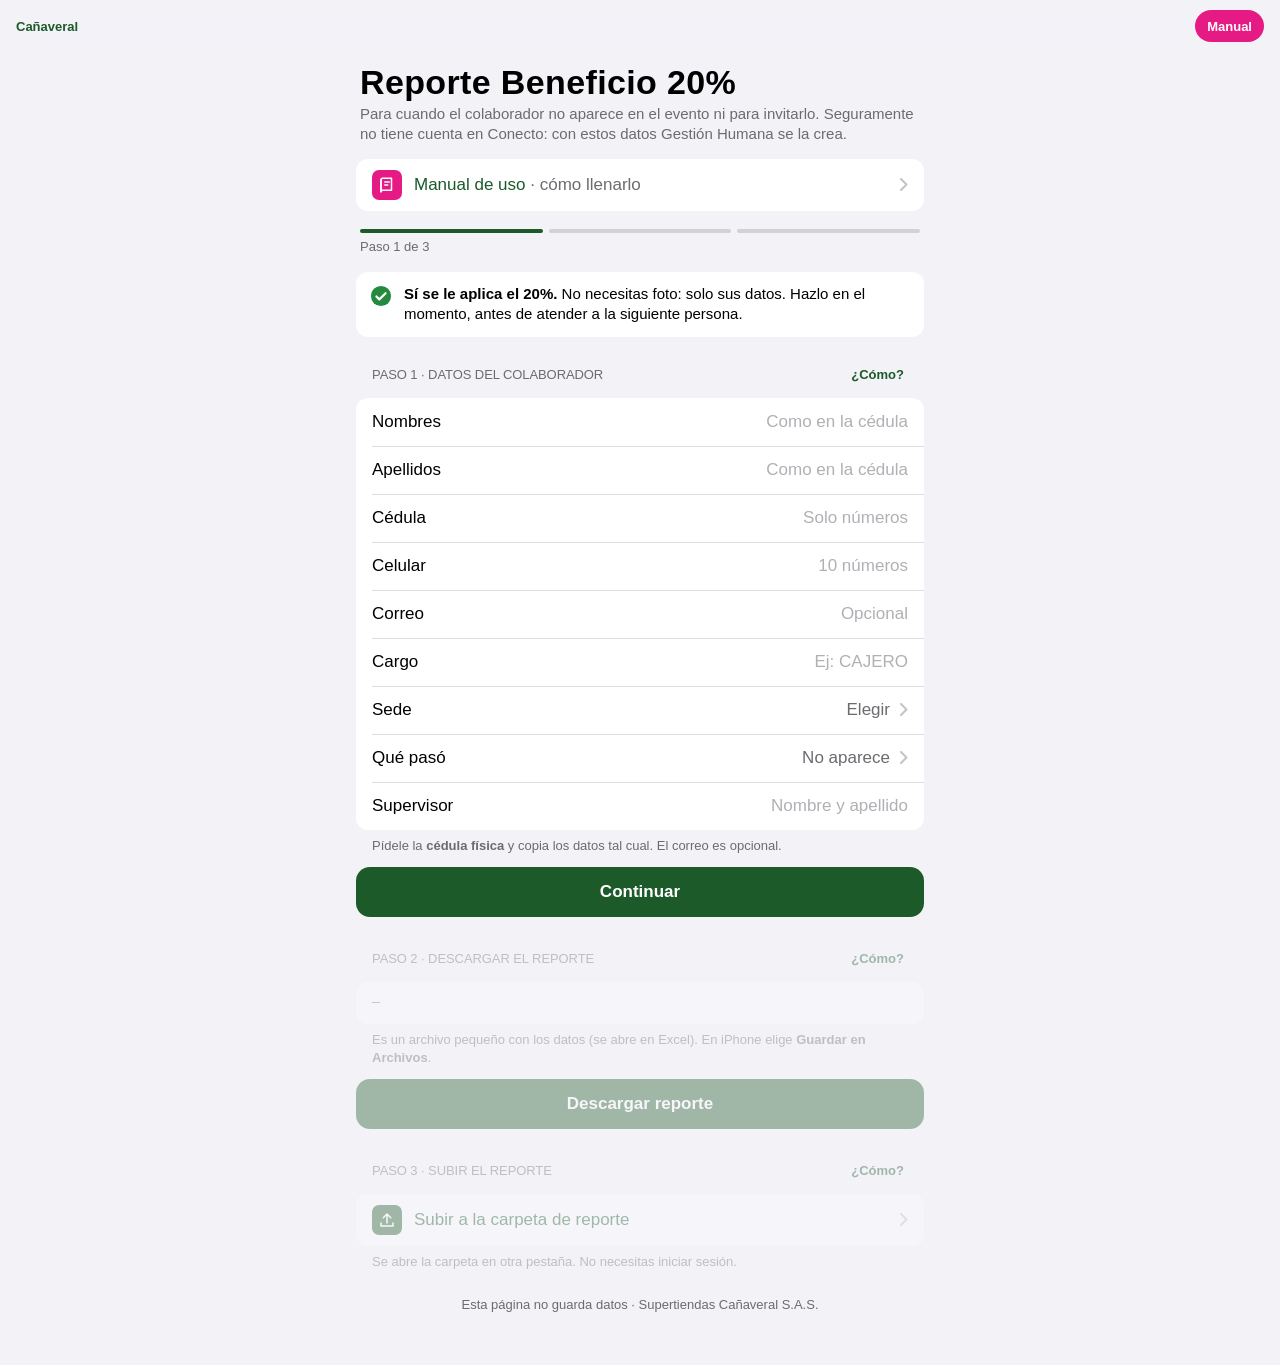
<file: bono-20/index.html>
<!DOCTYPE html>
<!--
  =====================================================================
  HERRAMIENTA DE REPORTE – BENEFICIO 20% COLABORADORES (CONTINGENCIA)
  Supertiendas Cañaveral S.A.S. · Gestión Humana · Noviembre 2026
  ---------------------------------------------------------------------
  Para qué sirve:
    Cuando el colaborador NO aparece en el evento de la App Cañaveral
    (ni en Ver invitados ni para invitarlo), casi siempre es porque NO
    tiene cuenta en Conecto (no tiene carné ni QR). El supervisor de caja
    SÍ le aplica el beneficio y reporta sus DATOS aquí (no se necesita foto):
      1. Llena los datos para crearlo en Conecto (nombres, apellidos,
         cédula, celular, correo opcional, cargo, sede).
      2. Descarga un archivo .csv (se abre en Excel) con nombre
           CEDULA_NOMBRES-APELLIDOS_SEDE-X_AAAA-MM-DD_HHMM.csv
      3. Lo sube a la carpeta de OneDrive ("Solicitar archivos", no pide
         iniciar sesión). La carpeta se abre en otra pestaña porque
         Microsoft no deja mostrarla dentro de esta página.
    Gestión Humana crea al colaborador en Conecto (de ahí sale su QR),
    lo inscribe en el evento y lo marca como redimido.

  Incluye su propio MANUAL DE USO (botón "Manual" y enlaces "¿Cómo?").
  Diseño: estilo iPhone con el verde Cañaveral como color principal.
  Privacidad: NO guarda nada; los datos solo viven en memoria.
  Qué editar: el bloque CONFIG al inicio del <script>.
  =====================================================================
-->
<html lang="es">
<head>
<meta charset="utf-8">
<meta name="viewport" content="width=device-width, initial-scale=1, viewport-fit=cover">
<meta name="theme-color" content="#F2F2F7">
<meta name="apple-mobile-web-app-capable" content="yes">
<meta name="apple-mobile-web-app-status-bar-style" content="default">
<title>Reporte Beneficio 20% · Cañaveral</title>
<style>
  /* =================================================================
     ESTILO iPHONE
     - Fondo gris agrupado de iOS, tarjetas blancas con radio 12
     - Tipografía del sistema (San Francisco en iPhone)
     - Color principal (tint): verde Cañaveral
     ================================================================= */
  :root{
    --tint:#1C5A2A;            /* verde bosque Cañaveral = color de acción */
    --tint-claro:#E3EFE0;
    --lima:#7DD105;
    --fucsia:#E61A85;          /* acento de la campaña */
    --fondo:#F2F2F7;           /* systemGroupedBackground */
    --celda:#FFFFFF;
    --texto:#000000;
    --texto2:#6B6B70;          /* secondaryLabel (contraste AA) */
    --separador:rgba(60,60,67,.18);
    --rojo:#D70015;            /* systemRed oscuro (contraste AA) */
    --verde-ok:#248A3D;        /* systemGreen oscuro */
    --radio:12px;
  }
  *{box-sizing:border-box}
  html,body{margin:0;background:var(--fondo);color:var(--texto);
    font-family:-apple-system,BlinkMacSystemFont,"SF Pro Text","Segoe UI",Roboto,Helvetica,Arial,sans-serif;
    -webkit-font-smoothing:antialiased;-webkit-text-size-adjust:100%;-webkit-tap-highlight-color:transparent}
  button,input,select{font:inherit;color:inherit}

  /* ---------- Barra de navegación translúcida ---------- */
  .nav{position:sticky;top:0;z-index:20;padding:calc(env(safe-area-inset-top) + 10px) 16px 10px;
    background:rgba(242,242,247,.82);-webkit-backdrop-filter:saturate(180%) blur(20px);backdrop-filter:saturate(180%) blur(20px);
    border-bottom:.5px solid transparent;transition:border-color .2s}
  .nav.con-borde{border-bottom-color:var(--separador)}
  .nav-fila{display:grid;grid-template-columns:1fr auto 1fr;align-items:center;gap:8px;min-height:24px}
  .nav-fila .nav-ayuda{justify-self:end}
  .nav-marca{font-size:13px;font-weight:600;color:var(--tint)}
  .nav-titulo{font-size:17px;font-weight:600;opacity:0;transition:opacity .2s;white-space:nowrap;overflow:hidden;text-overflow:ellipsis;text-align:center;min-width:0}
  @media (max-width:380px){.nav-titulo{font-size:15px}}
  .nav.con-borde .nav-titulo{opacity:1}
  .nav-pill{font-size:12px;font-weight:700;color:#fff;background:var(--fucsia);padding:3px 9px;border-radius:999px}

  main{max-width:600px;margin:0 auto;padding:4px 16px calc(40px + env(safe-area-inset-bottom))}

  /* ---------- Título grande (Large Title de iOS) ---------- */
  .titulo-grande{font-size:34px;font-weight:700;letter-spacing:.37px;margin:6px 4px 2px;line-height:1.15}
  .bajada{font-size:15px;color:var(--texto2);margin:0 4px 14px;line-height:1.35}

  /* ---------- Progreso (4 segmentos) ---------- */
  .progreso{display:grid;grid-template-columns:repeat(3,1fr);gap:6px;margin:0 4px 6px}
  .progreso span{height:4px;border-radius:2px;background:#D1D1D6;transition:background .25s}
  .progreso span.on{background:var(--tint)}
  .progreso-txt{font-size:13px;color:var(--texto2);margin:0 4px 18px}

  /* ---------- Aviso tipo "banner" ---------- */
  .aviso{display:flex;gap:12px;align-items:flex-start;background:var(--celda);border-radius:var(--radio);padding:12px 14px;margin-bottom:22px}
  .aviso svg{flex:none;margin-top:1px}
  .aviso p{margin:0;font-size:15px;line-height:1.38}

  /* ---------- Secciones agrupadas (inset grouped list) ---------- */
  .paso{margin-bottom:26px;transition:opacity .25s}
  .paso.bloqueado{opacity:.38}
  .paso.bloqueado .grupo,.paso.bloqueado .btn,.paso.bloqueado .pie-grupo{pointer-events:none}
  .encabezado{display:flex;align-items:center;gap:8px;font-size:13px;font-weight:400;text-transform:uppercase;letter-spacing:-.08px;
    color:var(--texto2);margin:0 16px 7px}
  .encabezado .chk{display:none}
  .paso.hecho .encabezado .chk{display:inline-flex}
  .grupo{background:var(--celda);border-radius:var(--radio);overflow:hidden}
  .pie-grupo{font-size:13px;color:var(--texto2);margin:7px 16px 0;line-height:1.38}
  .error{font-size:13px;font-weight:600;color:var(--rojo);margin:7px 16px 0;line-height:1.38}
  .error:empty{display:none}

  /* Fila de formulario: etiqueta a la izquierda, campo a la derecha */
  .fila{position:relative;display:flex;align-items:center;min-height:48px;padding:0 16px;gap:12px}
  .fila + .fila::before{content:"";position:absolute;top:0;left:16px;right:0;height:.5px;background:var(--separador)}
  .fila label{flex:none;width:92px;font-size:17px}
  .fila input,.fila select,#campoSede select,#campoSede input{flex:1;min-width:0;width:100%;border:0;outline:0;background:transparent;
    font-size:17px;padding:12px 0;text-align:right;color:var(--texto);-webkit-appearance:none;appearance:none}
  .fila input::placeholder{color:#B0B0B5}
  .fila select,#campoSede select{direction:rtl;text-align:right;color:var(--texto2);padding-right:18px;
    background:url("data:image/svg+xml,%3Csvg xmlns='http://www.w3.org/2000/svg' width='8' height='13' viewBox='0 0 8 13'%3E%3Cpath d='M1 1l5.5 5.5L1 12' fill='none' stroke='%23C4C4C7' stroke-width='2' stroke-linecap='round' stroke-linejoin='round'/%3E%3C/svg%3E") no-repeat right center}
  .fila select option,#campoSede select option{direction:ltr}
  #campoSede{flex:1;min-width:0;display:flex}
  .fila:focus-within{background:#FAFAFA}

  /* Celda tipo botón (acción en color tint, como en Ajustes) */
  .celda-accion{display:flex;align-items:center;gap:12px;width:100%;min-height:52px;padding:0 16px;border:0;background:var(--celda);
    color:var(--tint);font-size:17px;text-align:left;cursor:pointer}
  .celda-accion:active{background:#E5E5EA}
  .celda-accion .icono{flex:none;width:30px;height:30px;border-radius:7px;background:var(--tint);display:flex;align-items:center;justify-content:center}
  .celda-accion .chev{margin-left:auto}

  .nombre-archivo{font-family:ui-monospace,"SF Mono",Menlo,monospace;font-size:13px;line-height:1.4;word-break:break-all;color:var(--texto2);padding:12px 16px}

  /* ---------- Botón principal (filled, estilo iOS) ---------- */
  .btn{display:flex;align-items:center;justify-content:center;gap:8px;width:100%;min-height:50px;border:0;border-radius:14px;
    background:var(--tint);color:#fff;font-size:17px;font-weight:600;cursor:pointer;margin-top:12px;text-decoration:none;padding:0 16px}
  .btn:active:not(:disabled){opacity:.75}
  .btn:disabled{background:#C7C7CC;cursor:not-allowed}
  .btn.gris{background:var(--tint-claro);color:var(--tint)}
  .oculto{position:absolute;width:1px;height:1px;overflow:hidden;clip:rect(0 0 0 0)}

  /* ---------- Hoja inferior (sheet) ---------- */
  .velo{position:fixed;inset:0;background:rgba(0,0,0,.4);z-index:40;animation:aparecer .2s}
  .hoja{position:fixed;left:0;right:0;bottom:0;z-index:50;max-height:90vh;max-height:90dvh;max-width:640px;margin:0 auto;background:var(--fondo);
    border-radius:12px 12px 0 0;display:flex;flex-direction:column;overflow:hidden;animation:subir .32s cubic-bezier(.2,.9,.3,1);overscroll-behavior:contain}
  .velo[hidden],.hoja[hidden]{display:none}
  @keyframes subir{from{transform:translateY(100%)}to{transform:none}}
  @keyframes aparecer{from{opacity:0}to{opacity:1}}
  .agarre{width:36px;height:5px;border-radius:3px;background:#C7C7CC;margin:6px auto 0}
  .hoja-nav{display:grid;grid-template-columns:1fr auto 1fr;align-items:center;padding:6px 8px 8px}
  .hoja-nav h2{margin:0;font-size:17px;font-weight:600;text-align:center}
  .btn-texto{justify-self:start;min-height:44px;padding:0 8px;border:0;background:none;color:var(--tint);font-size:17px;cursor:pointer}
  .hoja-ayuda{margin:0 16px 10px;background:var(--celda);border-radius:var(--radio);padding:10px 14px;font-size:14px;line-height:1.45}
  .hoja-ayuda ol{margin:0;padding-left:20px}
  .hoja-nota{margin:0 16px 12px;font-size:15px;line-height:1.45;color:var(--texto2)}
  .hoja-pie{padding:10px 16px calc(12px + env(safe-area-inset-bottom));background:rgba(242,242,247,.92);border-top:.5px solid var(--separador)}
  .hoja-pie .btn{margin-top:6px}
  .enlace-alt{display:block;text-align:center;font-size:15px;color:var(--tint);text-decoration:none;padding:6px 0}
  body.con-hoja{overflow:hidden}

  /* ---------- Manual de uso (hoja alta con scroll) ---------- */
  .nav-ayuda{min-height:32px;padding:0 12px;border:0;border-radius:999px;background:var(--fucsia);color:#fff;font-size:13px;font-weight:700;cursor:pointer}
  .como{margin-left:auto;min-height:32px;padding:0 4px;border:0;background:none;color:var(--tint);font-size:13px;font-weight:600;text-transform:none;cursor:pointer}
  .hoja-alta{height:93vh;height:93dvh}
  .manual{flex:1;overflow-y:auto;-webkit-overflow-scrolling:touch;padding:4px 16px calc(24px + env(safe-area-inset-bottom))}
  .m-sec{margin-bottom:22px;scroll-margin-top:8px}
  .m-sec h3{display:flex;align-items:center;gap:10px;font-size:20px;font-weight:700;margin:0 4px 8px}
  .m-num{flex:none;width:28px;height:28px;border-radius:50%;background:var(--tint);color:#fff;font-size:15px;font-weight:700;display:flex;align-items:center;justify-content:center}
  .m-txt{padding:14px 16px}
  .m-txt p{margin:0 0 8px;font-size:15px;line-height:1.45}
  .m-txt p:last-child{margin-bottom:0}
  .m-txt ul{margin:0;padding-left:20px}
  .m-txt li{font-size:15px;line-height:1.45;margin-bottom:6px}
  .m-ok{color:var(--verde-ok)}
  .m-img{display:block;width:62%;max-width:230px;margin:2px auto 14px;border:6px solid #05200B;border-radius:24px}
  .m-faq{position:relative;display:flex;flex-direction:column;gap:2px;padding:12px 16px}
  .m-faq + .m-faq::before{content:"";position:absolute;top:0;left:16px;right:0;height:.5px;background:var(--separador)}
  .m-faq b{font-size:16px}
  .m-faq span{font-size:14px;line-height:1.4;color:var(--texto2)}

  /* ---------- Pantalla final ---------- */
  .final{display:none;text-align:center;padding:40px 8px 10px}
  .final.ver{display:block;animation:aparecer .3s}
  .final h2{font-size:28px;font-weight:700;margin:18px 0 8px}
  .final p{font-size:17px;line-height:1.45;color:var(--texto2);margin:0 0 6px}
  .final .grupo{text-align:left;margin-top:22px}
  .pie{font-size:13px;color:var(--texto2);text-align:center;margin-top:8px}
</style>
</head>
<body>

<!-- Barra de navegación (el título pequeño aparece al bajar) -->
<header class="nav" id="nav">
  <div class="nav-fila">
    <span class="nav-marca">Cañaveral</span>
    <span class="nav-titulo">Reporte Beneficio 20%</span>
    <button type="button" class="nav-ayuda" id="btnAyudaNav" aria-label="Abrir el manual de uso">Manual</button>
  </div>
</header>

<main>
  <h1 class="titulo-grande">Reporte Beneficio 20%</h1>
  <p class="bajada">Para cuando el colaborador no aparece en el evento ni para invitarlo. Seguramente no tiene cuenta en Conecto: con estos datos Gestión Humana se la crea.</p>

  <!-- Acceso al manual de uso (dentro de la misma app) -->
  <div class="grupo" style="margin-bottom:18px">
    <button type="button" class="celda-accion" id="btnAyuda">
      <span class="icono" style="background:var(--fucsia)"><svg width="18" height="18" viewBox="0 0 24 24" fill="none" stroke="#fff" stroke-width="2" stroke-linecap="round" stroke-linejoin="round" aria-hidden="true"><path d="M4 5a2 2 0 0 1 2-2h12v16H6a2 2 0 0 0-2 2z"/><path d="M4 21V5"/><path d="M9 8h6M9 12h4"/></svg></span>
      <span>Manual de uso <span style="color:var(--texto2)">· cómo llenarlo</span></span>
      <svg class="chev" width="8" height="13" viewBox="0 0 8 13" aria-hidden="true"><path d="M1 1l5.5 5.5L1 12" fill="none" stroke="#C4C4C7" stroke-width="2" stroke-linecap="round" stroke-linejoin="round"/></svg>
    </button>
  </div>

  <!-- Progreso de los 3 pasos -->
  <div class="progreso" aria-hidden="true"><span id="pg1" class="on"></span><span id="pg2"></span><span id="pg3"></span></div>
  <p class="progreso-txt" id="progresoTxt">Paso 1 de 3</p>

  <div class="aviso" id="aviso">
    <svg width="22" height="22" viewBox="0 0 24 24" aria-hidden="true"><circle cx="12" cy="12" r="11" fill="#248A3D"/><path d="M7 12.5l3.2 3.2L17 9" fill="none" stroke="#fff" stroke-width="2.4" stroke-linecap="round" stroke-linejoin="round"/></svg>
    <p><b>Sí se le aplica el 20%.</b> No necesitas foto: solo sus datos. Hazlo en el momento, antes de atender a la siguiente persona.</p>
  </div>

  <!-- PASO 1: datos del colaborador (los que se necesitan para crearlo en Conecto) -->
  <section class="paso" id="paso1">
    <div class="encabezado">
      <span class="chk"><svg width="15" height="15" viewBox="0 0 24 24" aria-hidden="true"><circle cx="12" cy="12" r="11" fill="#248A3D"/><path d="M7 12.5l3.2 3.2L17 9" fill="none" stroke="#fff" stroke-width="2.6" stroke-linecap="round" stroke-linejoin="round"/></svg></span>
      Paso 1 · Datos del colaborador
      <button type="button" class="como" data-ayuda="ay1">¿Cómo?</button>
    </div>
    <div class="grupo">
      <div class="fila"><label for="fNombres">Nombres</label><input id="fNombres" type="text" autocomplete="off" autocapitalize="characters" placeholder="Como en la cédula"></div>
      <div class="fila"><label for="fApellidos">Apellidos</label><input id="fApellidos" type="text" autocomplete="off" autocapitalize="characters" placeholder="Como en la cédula"></div>
      <div class="fila"><label for="fCedula">Cédula</label><input id="fCedula" type="tel" inputmode="numeric" pattern="[0-9]*" maxlength="12" autocomplete="off" placeholder="Solo números"></div>
      <div class="fila"><label for="fCelular">Celular</label><input id="fCelular" type="tel" inputmode="numeric" pattern="[0-9]*" maxlength="10" autocomplete="off" placeholder="10 números"></div>
      <div class="fila"><label for="fCorreo">Correo</label><input id="fCorreo" type="email" inputmode="email" autocomplete="off" autocapitalize="none" spellcheck="false" placeholder="Opcional"></div>
      <div class="fila"><label for="fCargo">Cargo</label><input id="fCargo" type="text" autocomplete="off" autocapitalize="characters" placeholder="Ej: CAJERO"></div>
      <div class="fila"><label for="fSede">Sede</label><span id="campoSede"></span></div>
      <div class="fila"><label for="fMotivo">Qué pasó</label>
        <select id="fMotivo">
          <option value="No aparece ni en Ver invitados ni para invitar">No aparece</option>
          <option value="El QR no se deja escanear">El QR no escanea</option>
        </select>
      </div>
      <div class="fila"><label for="fSup">Supervisor</label><input id="fSup" type="text" autocomplete="off" autocapitalize="characters" placeholder="Nombre y apellido"></div>
    </div>
    <p class="pie-grupo">Pídele la <b>cédula física</b> y copia los datos tal cual. El correo es opcional.</p>
    <div class="error" id="err1" role="alert"></div>
    <button type="button" class="btn" id="btnPaso1">Continuar</button>
  </section>

  <!-- PASO 2: descargar el archivo del reporte -->
  <section class="paso bloqueado" id="paso2">
    <div class="encabezado">
      <span class="chk"><svg width="15" height="15" viewBox="0 0 24 24" aria-hidden="true"><circle cx="12" cy="12" r="11" fill="#248A3D"/><path d="M7 12.5l3.2 3.2L17 9" fill="none" stroke="#fff" stroke-width="2.6" stroke-linecap="round" stroke-linejoin="round"/></svg></span>
      Paso 2 · Descargar el reporte
      <button type="button" class="como" data-ayuda="ay2">¿Cómo?</button>
    </div>
    <div class="grupo"><div class="nombre-archivo" id="nombreArchivo">—</div></div>
    <p class="pie-grupo">Es un archivo pequeño con los datos (se abre en Excel). En iPhone elige <b>Guardar en Archivos</b>.</p>
    <div class="error" id="err2" role="alert"></div>
    <button type="button" class="btn" id="btnArchivo">Descargar reporte</button>
  </section>

  <!-- PASO 3: subir el archivo -->
  <section class="paso bloqueado" id="paso3">
    <div class="encabezado">
      <span class="chk"><svg width="15" height="15" viewBox="0 0 24 24" aria-hidden="true"><circle cx="12" cy="12" r="11" fill="#248A3D"/><path d="M7 12.5l3.2 3.2L17 9" fill="none" stroke="#fff" stroke-width="2.6" stroke-linecap="round" stroke-linejoin="round"/></svg></span>
      Paso 3 · Subir el reporte
      <button type="button" class="como" data-ayuda="ay3">¿Cómo?</button>
    </div>
    <div class="grupo">
      <button type="button" class="celda-accion" id="btnAbrirHoja">
        <span class="icono"><svg width="18" height="18" viewBox="0 0 24 24" fill="none" stroke="#fff" stroke-width="2" stroke-linecap="round" stroke-linejoin="round" aria-hidden="true"><path d="M12 16V4M7 9l5-5 5 5"/><path d="M4 16v4h16v-4"/></svg></span>
        <span>Subir a la carpeta de reporte</span>
        <svg class="chev" width="8" height="13" viewBox="0 0 8 13" aria-hidden="true"><path d="M1 1l5.5 5.5L1 12" fill="none" stroke="#C4C4C7" stroke-width="2" stroke-linecap="round" stroke-linejoin="round"/></svg>
      </button>
    </div>
    <p class="pie-grupo">Se abre la carpeta en otra pestaña. No necesitas iniciar sesión.</p>
  </section>

  <!-- FINAL -->
  <section class="final" id="final" aria-live="polite">
    <svg width="84" height="84" viewBox="0 0 24 24" aria-hidden="true"><circle cx="12" cy="12" r="11" fill="#248A3D"/><path d="M7 12.5l3.2 3.2L17 9" fill="none" stroke="#fff" stroke-width="2" stroke-linecap="round" stroke-linejoin="round"/></svg>
    <h2>Reporte enviado</h2>
    <p>Aplica el <b>20% sobre el total del ticket</b>.</p>
    <p>Gestión Humana crea al colaborador en Conecto, lo inscribe en el evento y lo marca como redimido.</p>
    <button type="button" class="btn" id="btnNuevo">Hacer otro reporte</button>
  </section>

  <!-- HOJA INFERIOR: confirmación de la subida (la carpeta se abre en otra pestaña) -->
  <div class="velo" id="velo" hidden></div>
  <div class="hoja" id="hoja" role="dialog" aria-modal="true" aria-labelledby="hojaTitulo" hidden>
    <div class="agarre" aria-hidden="true"></div>
    <div class="hoja-nav">
      <button type="button" class="btn-texto" id="btnCerrarHoja">Cerrar</button>
      <h2 id="hojaTitulo">Subir el reporte</h2>
      <span></span>
    </div>
    <div class="hoja-ayuda">
      <ol>
        <li>En la carpeta toca <b>Seleccionar archivos</b> y elige el reporte (en <b>Descargas</b>).</li>
        <li>Escribe <b>tu nombre y apellido</b> y toca <b>Cargar</b>.</li>
        <li>Vuelve a esta pestaña y toca <b>Ya lo subí</b>.</li>
      </ol>
    </div>
    <p class="hoja-nota">La carpeta se abrió en otra pestaña. Cuando termines de cargar el archivo, <b>vuelve a esta pestaña</b> y toca <b>Ya lo subí</b>.</p>
    <div class="hoja-pie">
      <a class="enlace-alt" id="lnkCarpeta" href="#" target="_blank" rel="noopener">¿No se abrió? Abrir la carpeta</a>
      <button type="button" class="btn" id="btnTerminar">Ya lo subí</button>
    </div>
  </div>

  <!-- HOJA DEL MANUAL DE USO -->
  <div class="velo" id="veloAyuda" hidden></div>
  <div class="hoja hoja-alta" id="hojaAyuda" role="dialog" aria-modal="true" aria-labelledby="ayudaTitulo" hidden>
    <div class="agarre" aria-hidden="true"></div>
    <div class="hoja-nav">
      <span></span>
      <h2 id="ayudaTitulo">Manual de uso</h2>
      <button type="button" class="btn-texto" id="btnCerrarAyuda" style="justify-self:end;font-weight:600">Listo</button>
    </div>
    <div class="manual" id="manual">

      <section class="m-sec" id="ay0">
        <h3>¿Cuándo se usa?</h3>
        <div class="grupo m-txt">
          <p>Cuando el colaborador <b>no aparece</b> en Ver invitados <b>ni para invitar</b>. Eso casi siempre quiere decir que <b>no tiene cuenta en Conecto</b>, por eso tampoco tiene carné ni QR.</p>
          <p class="m-ok"><b>SÍ se le aplica el 20%.</b> No necesitas foto: solo sus datos.</p>
          <p>Necesitas tu celular con internet y al colaborador presente con su <b>cédula física</b>. Hazlo en el momento.</p>
        </div>
      </section>

      <section class="m-sec" id="ay1">
        <h3><span class="m-num">1</span>Datos del colaborador</h3>
        <div class="grupo m-txt">
          <img class="m-img" src="[data-uri]" alt="Paso 1 lleno con datos de ejemplo">
          <ul>
            <li><b>Nombres y Apellidos:</b> como en la cédula. Solo letras; salen en MAYÚSCULAS.</li>
            <li><b>Cédula:</b> solo números, sin puntos ni espacios.</li>
            <li><b>Celular:</b> los 10 números de su celular.</li>
            <li><b>Correo:</b> opcional. Si no tiene, déjalo vacío.</li>
            <li><b>Cargo:</b> su cargo en la tienda.</li>
            <li><b>Sede:</b> toca y elige de la lista.</li>
            <li><b>Supervisor:</b> tu nombre y apellido.</li>
            <li>Toca <b>Continuar</b>. Si falta algo, sale un aviso en rojo.</li>
          </ul>
        </div>
      </section>

      <section class="m-sec" id="ay2">
        <h3><span class="m-num">2</span>Descargar el reporte</h3>
        <div class="grupo m-txt">
          <img class="m-img" src="[data-uri]" alt="Paso 2 con el nombre del archivo">
          <ul>
            <li>Toca <b>Descargar reporte</b>.</li>
            <li><b>iPhone:</b> toca <b>Guardar en Archivos</b> → <b>Descargas</b> → <b>Guardar</b>.</li>
            <li><b>Android:</b> se guarda solo en <b>Descargas</b>.</li>
            <li>El nombre del archivo ya identifica el caso. No le cambies nada.</li>
          </ul>
        </div>
      </section>

      <section class="m-sec" id="ay3">
        <h3><span class="m-num">3</span>Subir el reporte</h3>
        <div class="grupo m-txt">
          <img class="m-img" src="[data-uri]" alt="Paso 3 con la ventana para subir el reporte">
          <ul>
            <li>Toca <b>Subir a la carpeta de reporte</b>. Se abre en <b>otra pestaña</b> y no pide iniciar sesión.</li>
            <li>Toca <b>Seleccionar archivos</b> y elige el reporte en <b>Descargas</b>.</li>
            <li>Escribe <b>tu nombre y apellido</b>, toca <b>Cargar</b> y espera a que diga que se cargó.</li>
            <li><b>Vuelve a esta pestaña</b> y toca <b>Ya lo subí</b>.</li>
          </ul>
        </div>
      </section>

      <section class="m-sec" id="ay5">
        <h3><span class="m-num">✓</span>Listo</h3>
        <div class="grupo m-txt">
          <img class="m-img" src="[data-uri]" alt="Pantalla de reporte enviado">
          <p>Cuando salga <b>«Reporte enviado»</b>, aplica el <b>20% sobre el total del ticket</b>. Gestión Humana crea al colaborador en Conecto, lo inscribe en el evento y lo marca como redimido.</p>
        </div>
      </section>

      <section class="m-sec" id="ay6">
        <h3>Si algo falla</h3>
        <div class="grupo">
          <div class="m-faq"><b>No encuentro el archivo</b><span>Abre la app Archivos (o Mis archivos) → Descargas.</span></div>
          <div class="m-faq"><b>No se abrió la carpeta</b><span>En la ventana de subir toca «¿No se abrió? Abrir la carpeta».</span></div>
          <div class="m-faq"><b>Cambié un dato</b><span>Toca Continuar otra vez y vuelve a descargar el reporte.</span></div>
          <div class="m-faq"><b>Sin internet</b><span>Conéctate a datos o wifi: sin internet no se puede subir.</span></div>
        </div>
      </section>
    </div>
  </div>

  <p class="pie" id="pie">Esta página no guarda datos · Supertiendas Cañaveral S.A.S.</p>
</main>

<script>
/* =====================================================================
   1) CONFIGURACIÓN — lo único que normalmente hay que editar
   ===================================================================== */
const CONFIG = {
  // Link de "Solicitar archivos" de OneDrive donde se suben los reportes
  LINK_CARPETA: 'https://stcanaveral-my.sharepoint.com/:f:/p/felipe_vanegas/IgCl-VBkLv_DTqLl6DfTsAsyAQO2izl_Jqk_Sdmpvi0q9K0',
  // Puntos de venta tomados de la hoja "Lugares" de BASE_DE_DATOS_CENTRAL (sin bodegas ni sede administrativa).
  // Vacía = campo de texto libre.
  SEDES: ["SC ARTE PANETERO VILLACOLOMBIA", "SC ARTE PANETERO YUMBO", "SC BRISAS DE LOS ALAMOS", "SC BUENOS AIRES", "SC BUGA ALBERGUE", "SC BUGA MERINO", "SC CAVASA", "SC CENTENARIO", "SC CIUDAD COUNTRY", "SC COOTRAEMCALI", "SC EL INGENIO", "SC EL LIMONAR", "SC LA 34", "SC LA PRIMERA", "SC LOS PINOS", "SC PALMIRA CENTRO", "SC PALMITEX", "SC PANCE", "SC PASOANCHO", "SC POLLO CAÑAVERAL GUADALUPE", "SC PUNTO 14", "SC ROLDANILLO", "SC SANTA ELENA", "SC TULUA", "SC VILLAGORGONA", "SC VILLAGORGONA 20 DE JULIO", "SC VILLANUEVA", "SC ZARZAL"]
};

/* =====================================================================
   2) ESTADO — todo vive en memoria; nunca se guarda en el navegador
   ===================================================================== */
let archivoDescargado = false;
let horaReporte = null;   // Fecha/hora fija del reporte (se toma al pasar del paso 1)

const $ = id => document.getElementById(id);

/* ---------- Campo de sede: desplegable si hay lista, si no texto libre ---------- */
function pintarCampoSede(){
  $('campoSede').innerHTML = CONFIG.SEDES.length
    ? `<select id="fSede"><option value="">Elegir</option>${CONFIG.SEDES.map(s => `<option>${s}</option>`).join('')}</select>`
    : `<input id="fSede" type="text" autocomplete="off" placeholder="Ej: SC GUADALUPE">`;
}

/* =====================================================================
   3) UTILIDADES
   ===================================================================== */

// "María López" → "MARIA-LOPEZ" (sin tildes, mayúsculas, guiones) para el nombre del archivo
function limpiar(t){
  return String(t).normalize('NFD').replace(/[\u0300-\u036f]/g,'').toUpperCase()
    .replace(/[^A-Z0-9]+/g,'-').replace(/^-+|-+$/g,'');
}
const dos = n => String(n).padStart(2,'0');
function fechaArchivo(f){ return `${f.getFullYear()}-${dos(f.getMonth()+1)}-${dos(f.getDate())}_${dos(f.getHours())}${dos(f.getMinutes())}`; }
function fecha(f){ return `${f.getFullYear()}-${dos(f.getMonth()+1)}-${dos(f.getDate())}`; }
function hora(f){ return `${dos(f.getHours())}:${dos(f.getMinutes())}`; }

// Lee los campos del paso 1
function datos(){
  const t = id => $(id).value.trim().replace(/\s+/g,' ');
  return {
    nombres: t('fNombres'), apellidos: t('fApellidos'),
    cedula: $('fCedula').value.replace(/\D/g,''), celular: $('fCelular').value.replace(/\D/g,''),
    correo: t('fCorreo').toLowerCase(), cargo: t('fCargo'),
    sede: t('fSede'), motivo: $('fMotivo').value, supervisor: t('fSup')
  };
}

// Valida el paso 1; devuelve el error o ''
function validar(d){
  if (!d.nombres) return 'Escribe los nombres del colaborador.';
  if (!d.apellidos) return 'Escribe los apellidos del colaborador.';
  if (!/^\d{5,12}$/.test(d.cedula)) return 'La cédula debe tener solo números (entre 5 y 12 dígitos).';
  if (!/^3\d{9}$/.test(d.celular)) return 'El celular debe tener 10 números y empezar por 3.';
  if (d.correo && !/^[^\s@]+@[^\s@]+\.[^\s@]+$/.test(d.correo)) return 'El correo no es válido. Si no tiene, déjalo vacío.';
  if (!d.cargo) return 'Escribe el cargo del colaborador.';
  if (!d.sede) return 'Indica la sede.';
  if (d.supervisor.split(' ').length < 2) return 'Escribe tu nombre y apellido (supervisor que reporta).';
  return '';
}

// Nombre del archivo: CEDULA_NOMBRES-APELLIDOS_SEDE-X_AAAA-MM-DD_HHMM.csv
function nombreArchivo(){
  const d = datos();
  return `${d.cedula}_${limpiar(d.nombres + ' ' + d.apellidos)}_SEDE-${limpiar(d.sede.replace(/^SC\s+/i,''))}_${fechaArchivo(horaReporte)}.csv`;
}

// Arma el archivo CSV (separado por ";" y con BOM para que Excel en español lo abra bien).
// Las columnas siguen el orden del listado de usuarios de Conecto para facilitar la creación.
function armarCSV(){
  const d = datos();
  // (si un dato empieza por = + - @, Excel lo tomaría como fórmula: se le antepone ')
  const campo = v => { let x = String(v); if (/^[=+\-@]/.test(x)) x = "'" + x; return `"${x.replace(/"/g,'""')}"`; };
  const cab = ['Identificacion','Nombres','Apellidos','Celular','Correo','Cargo','Sede','Motivo','Supervisor que reporta','Fecha','Hora'];
  const fila = [d.cedula, d.nombres, d.apellidos, d.celular, d.correo, d.cargo, d.sede, d.motivo, d.supervisor, fecha(horaReporte), hora(horaReporte)];
  return '\uFEFF' + cab.map(campo).join(';') + '\r\n' + fila.map(campo).join(';') + '\r\n';
}

// Barra de progreso (1 a 3) y texto "Paso X de 3"
function progreso(n){
  for (let i = 1; i <= 3; i++) $('pg'+i).classList.toggle('on', i <= n);
  $('progresoTxt').textContent = n > 3 ? 'Reporte completo' : `Paso ${n} de 3`;
}

// Activa/desactiva un paso (el enlace "¿Cómo?" siempre se puede tocar)
function habilitar(id, si){
  $(id).classList.toggle('bloqueado', !si);
  $(id).querySelectorAll('.grupo, .btn').forEach(el => { if (si) el.removeAttribute('aria-disabled'); else el.setAttribute('aria-disabled','true'); });
}

/* =====================================================================
   4) FILTROS MIENTRAS SE ESCRIBE
   - Nombres, Apellidos, Cargo y Supervisor: solo letras (con tildes y Ñ) y espacios, en MAYÚSCULAS.
   - Cédula (máx. 12) y Celular (máx. 10): solo números.
   - Correo: minúsculas y sin espacios.
   ===================================================================== */
function filtrar(el, limpiarTexto){
  el.addEventListener('input', () => {
    const antes = el.value, pos = el.selectionStart;
    const despues = limpiarTexto(antes);
    if (despues !== antes) {
      el.value = despues;
      const quitados = antes.length - despues.length;   // mantiene el cursor en su sitio
      try { el.setSelectionRange(Math.max(0, pos - quitados), Math.max(0, pos - quitados)); } catch(e) {}
    }
  });
}
const soloLetrasMayus = t => t.toUpperCase().replace(/[^A-ZÁÉÍÓÚÜÑ ]/g, '').replace(/ {2,}/g, ' ').replace(/^ /, '');
const soloNumeros = max => t => t.replace(/\D/g, '').slice(0, max);
['fNombres','fApellidos','fCargo','fSup'].forEach(id => filtrar($(id), soloLetrasMayus));
filtrar($('fCedula'), soloNumeros(12));
filtrar($('fCelular'), soloNumeros(10));
filtrar($('fCorreo'), t => t.toLowerCase().replace(/\s/g, ''));

/* =====================================================================
   5) PASOS
   ===================================================================== */

// PASO 1 → valida y desbloquea la descarga
$('btnPaso1').addEventListener('click', () => {
  const e = validar(datos());
  $('err1').textContent = e;
  if (e) return;
  horaReporte = new Date();
  $('paso1').classList.add('hecho');
  habilitar('paso2', true);
  $('nombreArchivo').textContent = nombreArchivo();
  progreso(2);
  $('paso2').scrollIntoView({ behavior:'smooth', block:'start' });
});

// Si cambian los datos después de continuar, hay que volver a confirmarlos
['fNombres','fApellidos','fCedula','fCelular','fCorreo','fCargo','fMotivo','fSup'].forEach(id => $(id).addEventListener('input', invalidarDesdePaso1));
function invalidarDesdePaso1(){
  if (!$('paso1').classList.contains('hecho')) return;
  $('paso1').classList.remove('hecho'); $('paso2').classList.remove('hecho');
  ['paso2','paso3'].forEach(p => habilitar(p, false));
  archivoDescargado = false; reiniciarBotonArchivo();
  $('err1').textContent = 'Cambiaste un dato: toca Continuar otra vez.';
  progreso(1);
}

// PASO 2 → crea el archivo CSV y lo descarga
$('btnArchivo').addEventListener('click', async () => {
  $('err2').textContent = '';
  const archivo = new File([armarCSV()], nombreArchivo(), { type:'text/csv' });
  let listo = false;
  // En celular: menú Compartir → "Guardar en Archivos" (conserva el nombre)
  if (/Android|iPhone|iPad/i.test(navigator.userAgent) && navigator.canShare && navigator.canShare({ files:[archivo] })) {
    try { await navigator.share({ files:[archivo], title:archivo.name }); listo = true; }
    catch (e) { if (e.name === 'AbortError') return; }
  }
  if (!listo) {   // descarga normal
    const a = document.createElement('a');
    a.href = URL.createObjectURL(archivo); a.download = archivo.name;
    document.body.appendChild(a); a.click(); a.remove();
    setTimeout(() => URL.revokeObjectURL(a.href), 5000);
  }
  archivoDescargado = true; reiniciarBotonArchivo();
  $('paso2').classList.add('hecho');
  habilitar('paso3', true);
  progreso(3);
  $('paso3').scrollIntoView({ behavior:'smooth', block:'start' });
});
function reiniciarBotonArchivo(){ $('btnArchivo').textContent = archivoDescargado ? 'Descargar reporte otra vez' : 'Descargar reporte'; }

// PASO 3 → abre la carpeta de OneDrive en una pestaña nueva y deja aquí la hoja de confirmación.
// Nota: Microsoft NO permite mostrar sus carpetas dentro de otra página (bloquea el inicio de
// sesión en marcos), por eso la carpeta se abre aparte y la supervisora vuelve a confirmar.
$('lnkCarpeta').href = CONFIG.LINK_CARPETA;   // respaldo si el navegador bloqueó la pestaña nueva
function abrirHoja(){
  window.open(CONFIG.LINK_CARPETA, '_blank', 'noopener');   // dentro del toque para que el iPhone no lo bloquee
  $('velo').hidden = false; $('hoja').hidden = false; document.body.classList.add('con-hoja');
  $('btnCerrarHoja').focus();
}
function cerrarHoja(){
  $('velo').hidden = true; $('hoja').hidden = true; document.body.classList.remove('con-hoja');
  $('btnAbrirHoja').focus();
}
$('btnAbrirHoja').addEventListener('click', abrirHoja);
$('btnCerrarHoja').addEventListener('click', cerrarHoja);
$('velo').addEventListener('click', cerrarHoja);
// "Ya lo subí" → cierra la hoja y muestra la confirmación final
$('btnTerminar').addEventListener('click', () => {
  cerrarHoja();
  $('paso3').classList.add('hecho');
  ['aviso','paso1','paso2','paso3'].forEach(id => $(id).style.display = 'none');
  $('final').classList.add('ver');
  progreso(4);
  window.scrollTo(0,0);
});

// NUEVO REPORTE → borra todo de la memoria y empieza de cero
$('btnNuevo').addEventListener('click', () => {
  archivoDescargado = false; horaReporte = null; reiniciarBotonArchivo();
  ['fNombres','fApellidos','fCedula','fCelular','fCorreo','fCargo','fSup'].forEach(id => $(id).value = '');
  $('fMotivo').selectedIndex = 0;
  pintarCampoSede(); conectarSede();
  ['err1','err2'].forEach(id => $(id).textContent = '');
  ['paso1','paso2','paso3'].forEach(id => { $(id).classList.remove('hecho'); $(id).style.display = ''; });
  $('aviso').style.display = '';
  ['paso2','paso3'].forEach(p => habilitar(p, false));
  $('final').classList.remove('ver');
  progreso(1);
  window.scrollTo(0,0);
});

/* =====================================================================
   6) MANUAL DE USO — hoja con el paso a paso
   - Botón "Manual" (barra), celda "Manual de uso" y enlaces "¿Cómo?" de cada paso.
   - Los "¿Cómo?" abren el manual directo en la parte de ese paso.
   ===================================================================== */
function abrirAyuda(seccion){
  $('veloAyuda').hidden = false; $('hojaAyuda').hidden = false; document.body.classList.add('con-hoja');
  const destino = seccion ? $(seccion) : null;
  $('manual').scrollTop = 0;
  if (destino) setTimeout(() => destino.scrollIntoView({ block:'start' }), 30);
  $('btnCerrarAyuda').focus();
}
function cerrarAyuda(){
  $('veloAyuda').hidden = true; $('hojaAyuda').hidden = true; document.body.classList.remove('con-hoja');
}
$('btnAyuda').addEventListener('click', () => abrirAyuda());
$('btnAyudaNav').addEventListener('click', () => abrirAyuda());
document.querySelectorAll('.como').forEach(b => b.addEventListener('click', () => abrirAyuda(b.dataset.ayuda)));
$('btnCerrarAyuda').addEventListener('click', cerrarAyuda);
$('veloAyuda').addEventListener('click', cerrarAyuda);

/* ---------- Barra de navegación: título pequeño y línea al bajar (como iOS) ---------- */
window.addEventListener('scroll', () => $('nav').classList.toggle('con-borde', window.scrollY > 40), { passive:true });

/* ---------- Arranque ---------- */
function conectarSede(){ $('fSede').addEventListener('input', invalidarDesdePaso1); $('fSede').addEventListener('change', invalidarDesdePaso1); }
pintarCampoSede(); conectarSede();
['paso2','paso3'].forEach(p => habilitar(p, false));
</script>
</body>
</html>
</file>
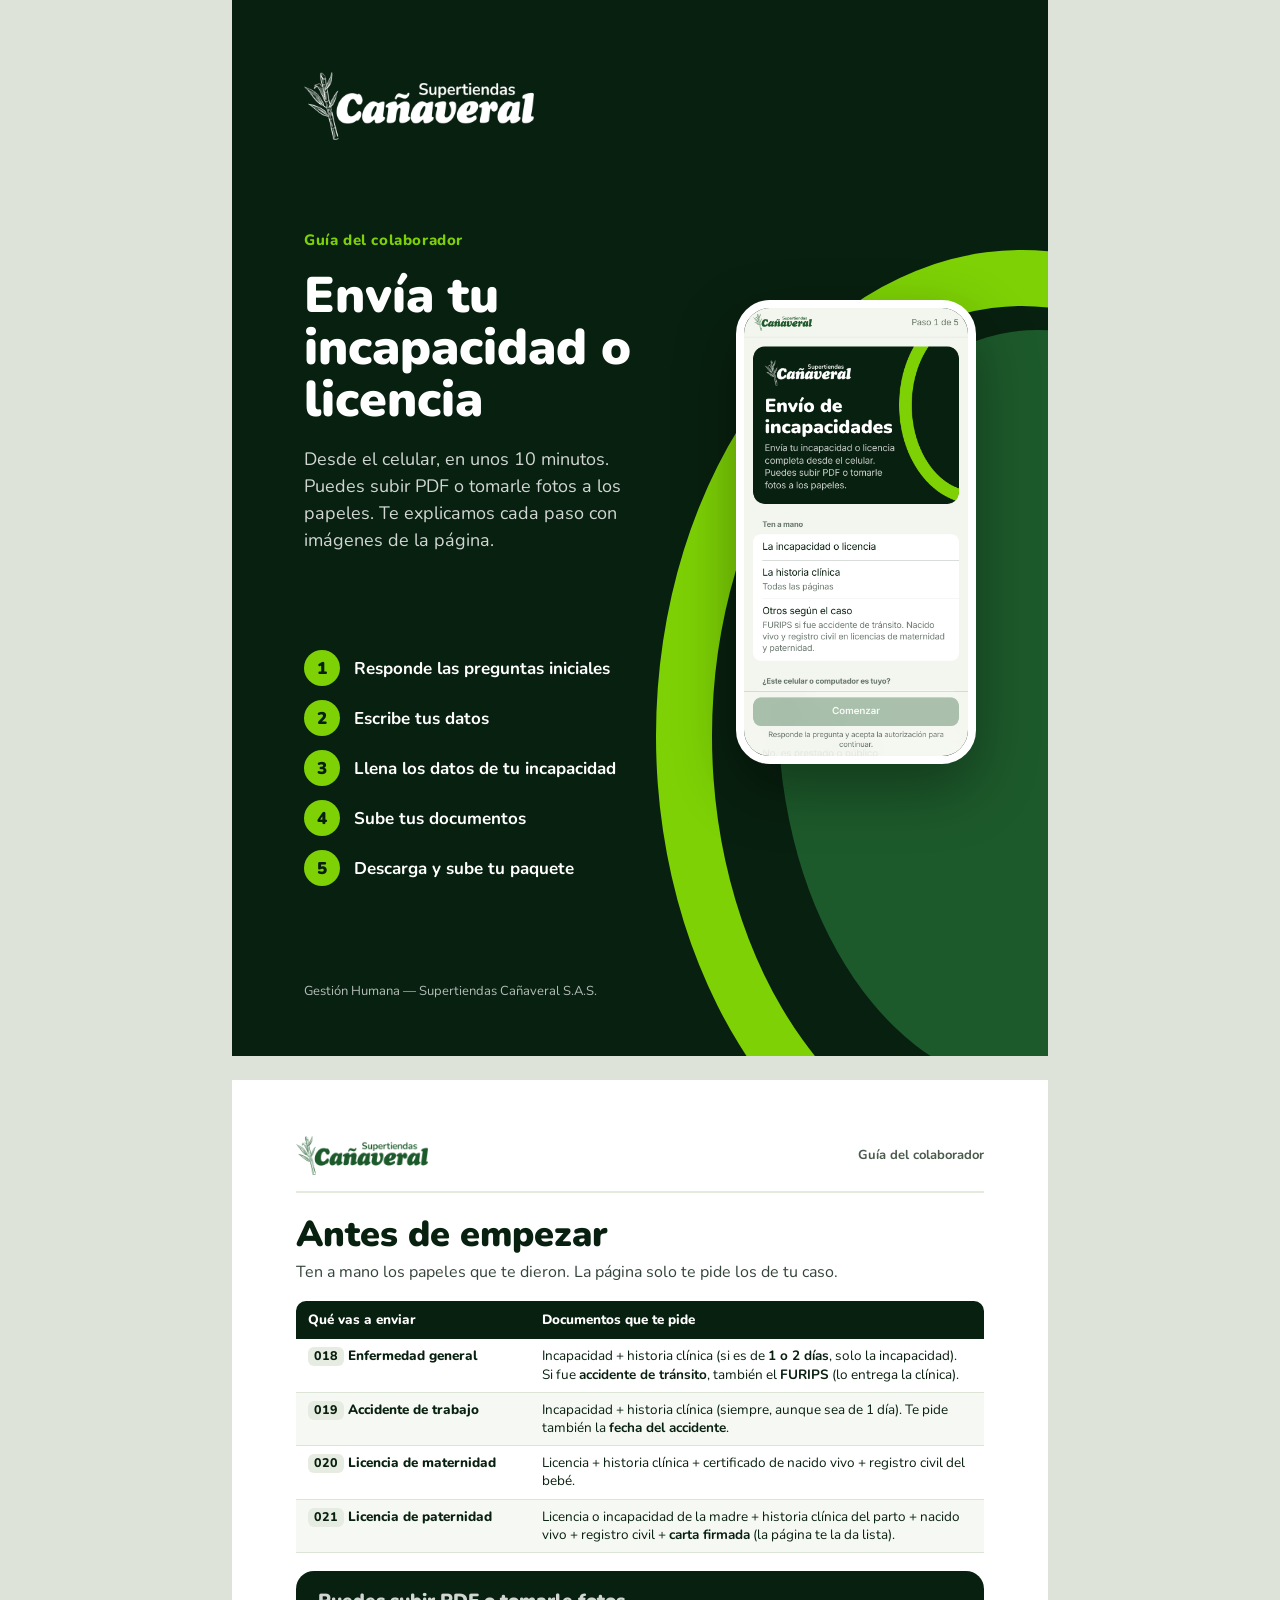
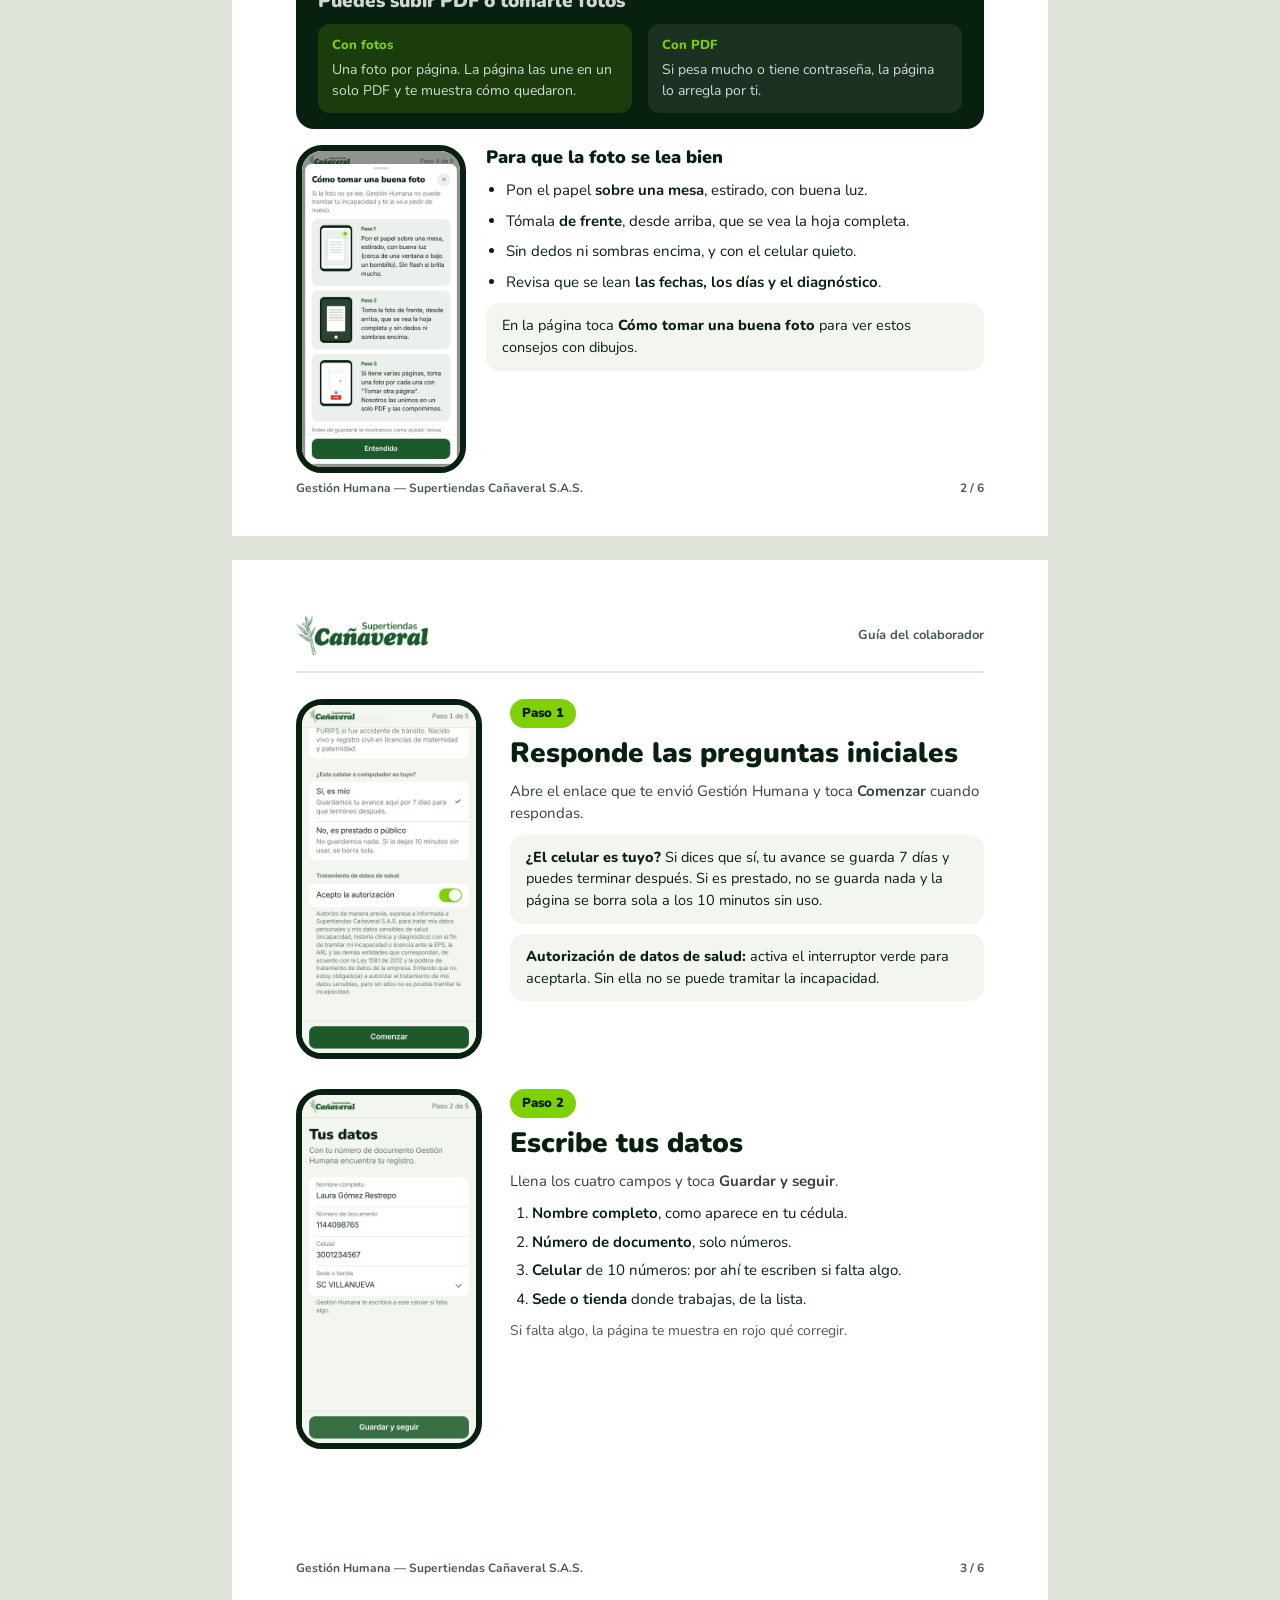
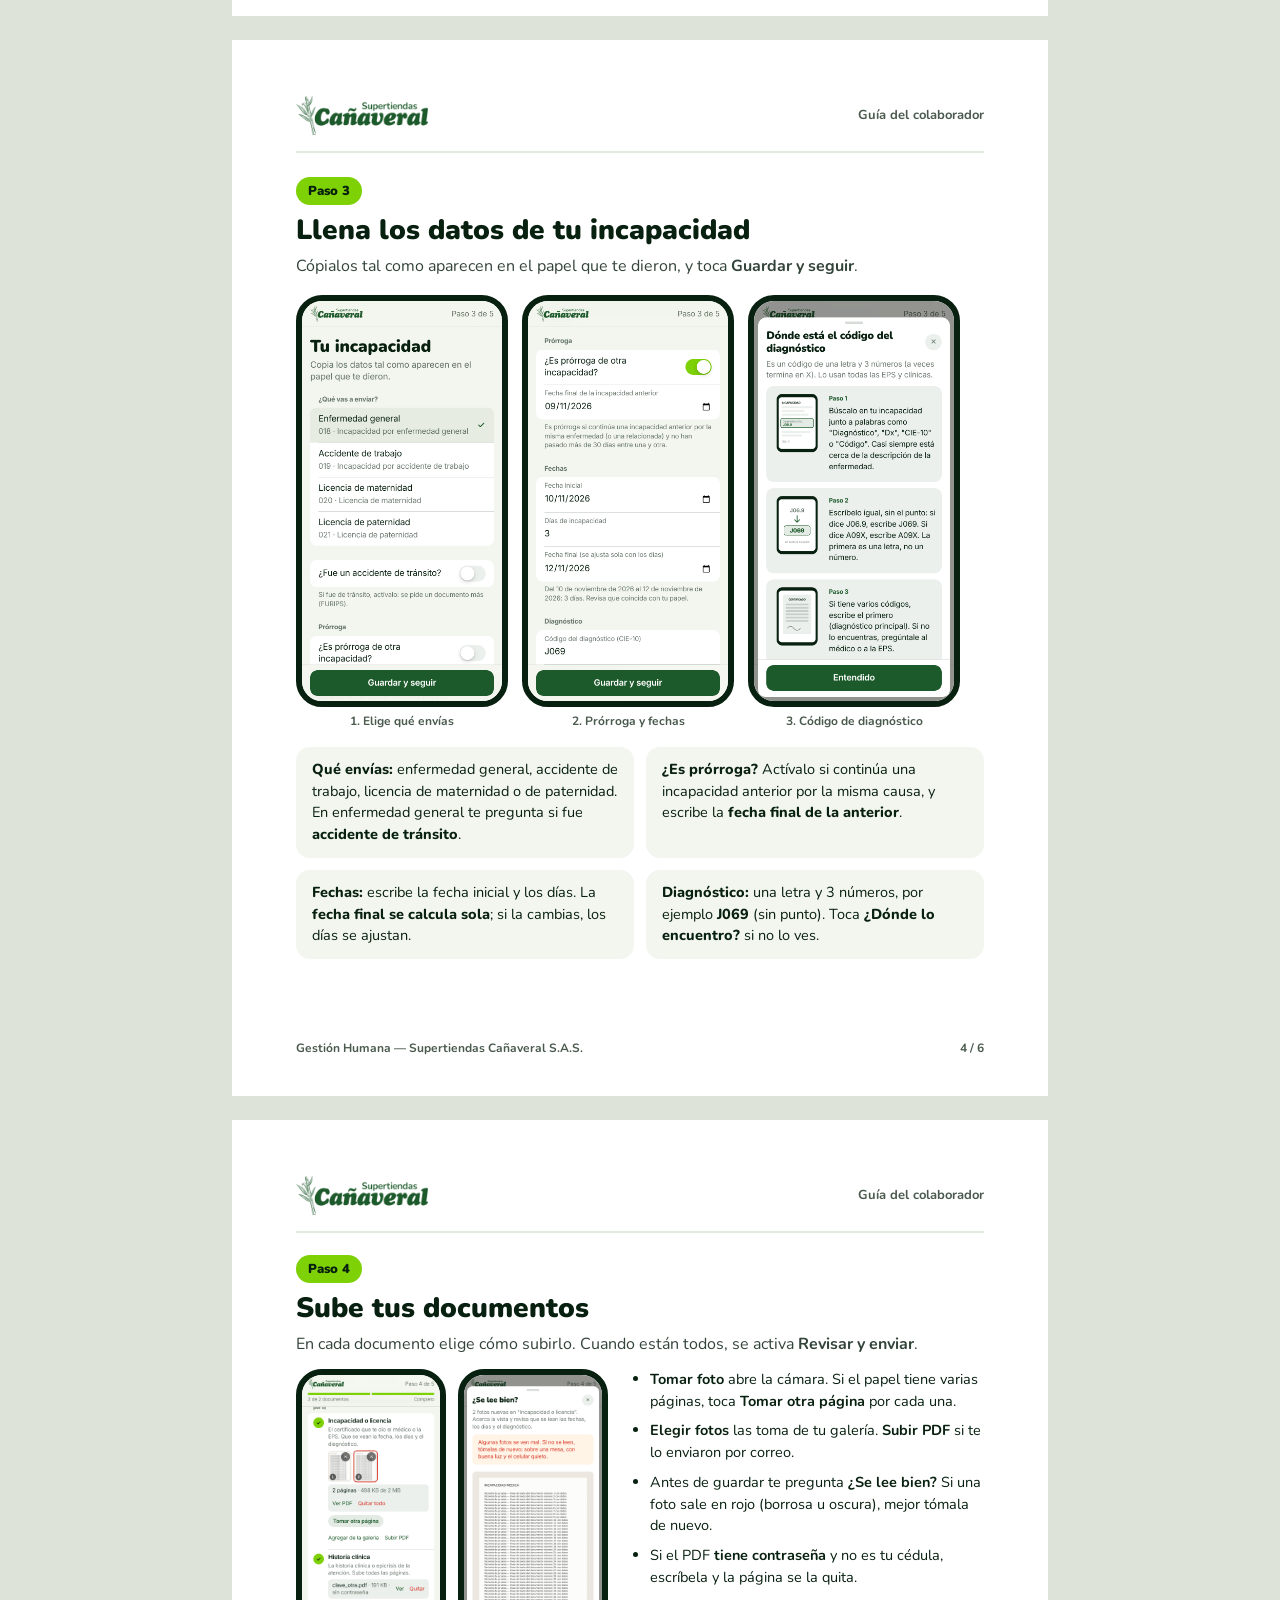
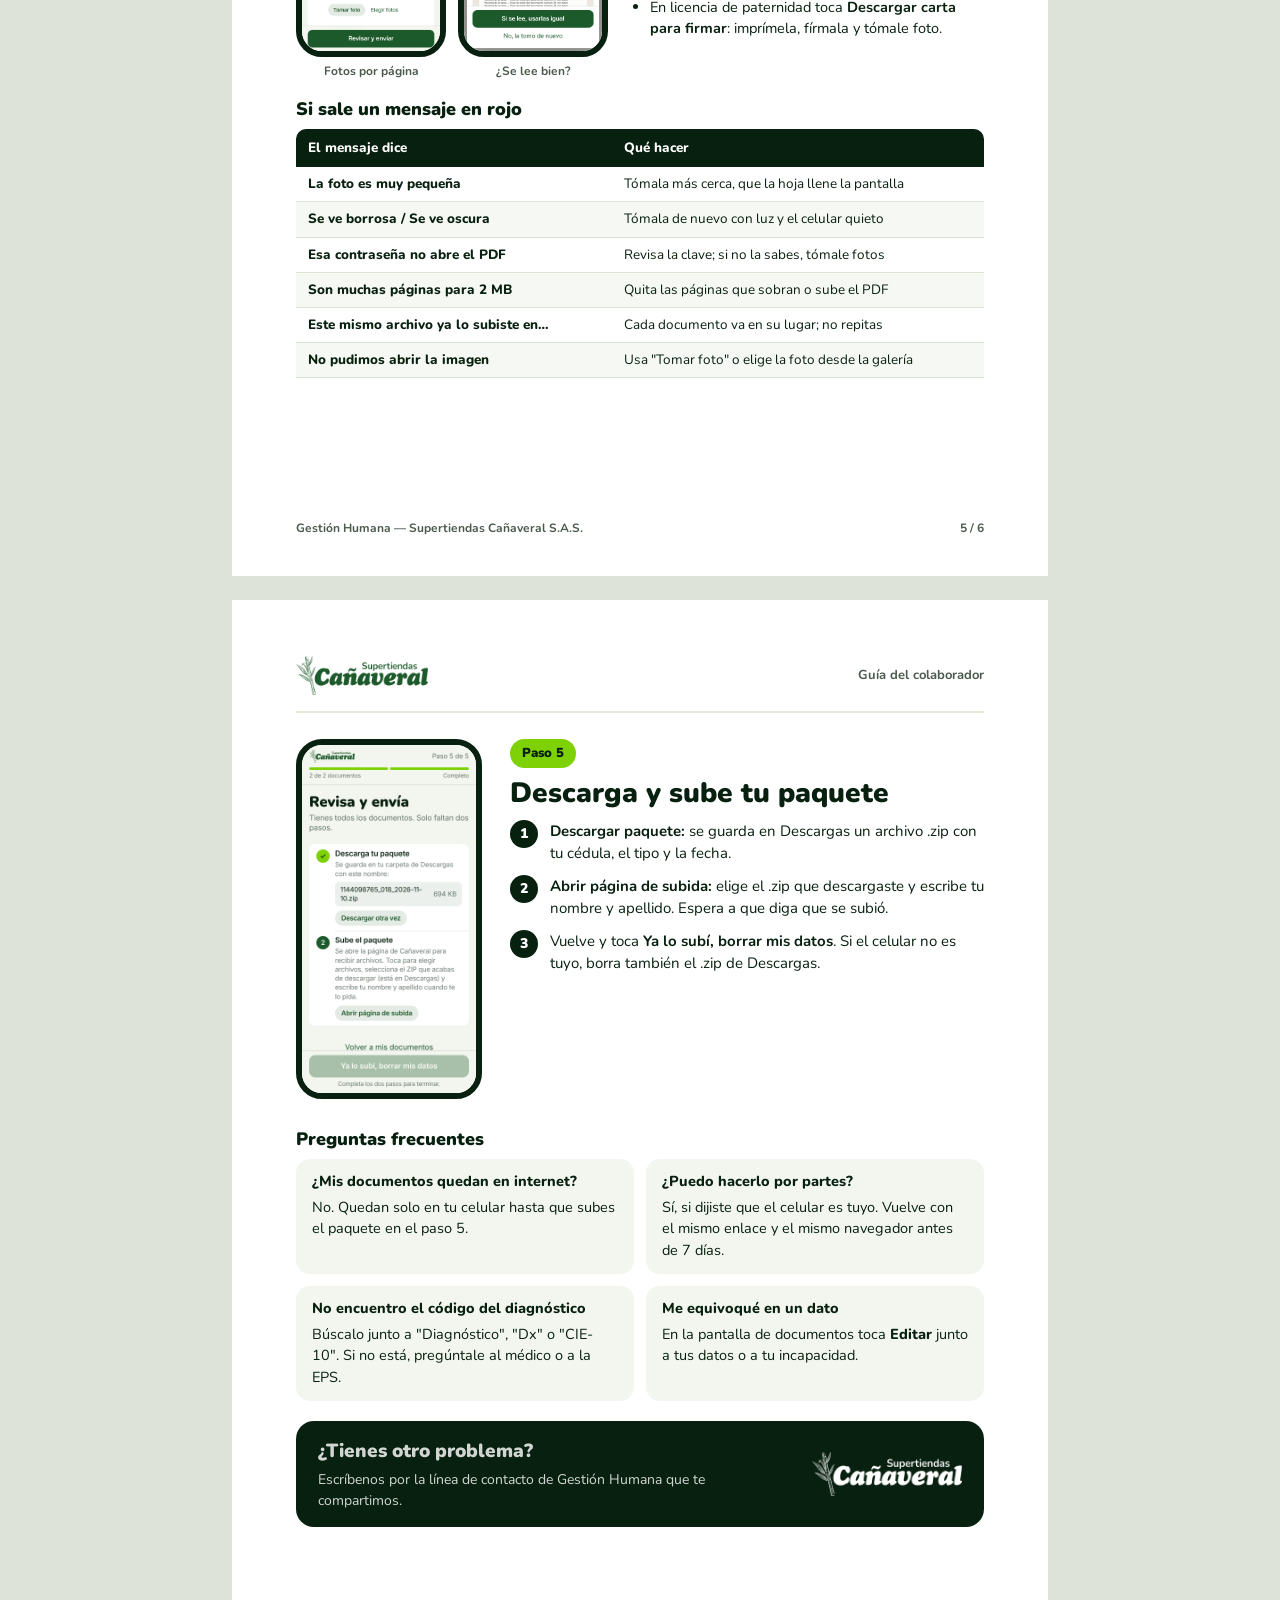
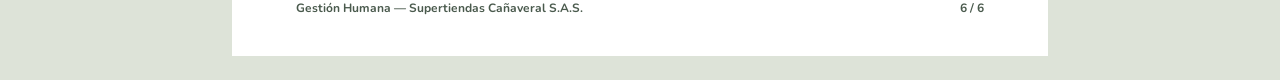
<file: manual/fuente/manual_colaborador.html>
<!doctype html>
<html lang="es">
<head>
<meta charset="utf-8">
<title>Guía del colaborador – Envío de incapacidades</title>
<!--
  Manual del colaborador de la app "Envío de incapacidades".
  Cada <section class="pagina"> es una hoja carta (816 × 1056 px = 8,5 × 11 in).
  Se convierte a PDF con Playwright (scratchpad/hacer_pdf_incapacidades.js).
  Las imágenes de img/ son capturas de la app con datos y fotos DE PRUEBA.
-->
<link href="https://fonts.googleapis.com/css2?family=Nunito:wght@400;600;700;800;900&display=swap" rel="stylesheet">
<style>
  @page { size: 8.5in 11in; margin: 0; }
  * { box-sizing: border-box; }
  html, body { margin: 0; background: #DDE3D8; }
  body { font-family: 'Nunito', sans-serif; color: #08200F; -webkit-print-color-adjust: exact; print-color-adjust: exact; }
  a { color: #1D5A2B; }
  .pagina {
    width: 816px; height: 1056px; position: relative; overflow: hidden; background: #FFFFFF;
    padding: 56px 64px; margin: 0 auto 24px; page-break-after: always;
  }
  @media print { html, body { background: #FFFFFF; } .pagina { margin: 0; } }

  /* Encabezado y pie de las páginas interiores */
  .cabeza { display: flex; justify-content: space-between; align-items: center; padding-bottom: 16px; border-bottom: 2px solid #E3EBDD; }
  .cabeza img { width: 132px; height: auto; display: block; }
  .cabeza span, .pie { font-size: 13px; font-weight: 700; color: #4A5A4D; }
  .pie { position: absolute; left: 64px; right: 64px; bottom: 40px; display: flex; justify-content: space-between; font-size: 12px; }

  /* Etiqueta "Paso N", títulos y textos */
  .paso { display: inline-block; background: #7DD105; color: #08200F; font-weight: 900; font-size: 13px; padding: 5px 12px; border-radius: 999px; }
  h1 { margin: 22px 0 6px; font-size: 36px; line-height: 1.1; font-weight: 900; }
  h2 { margin: 10px 0 8px; font-size: 28px; line-height: 1.12; font-weight: 900; }
  h3 { margin: 18px 0 8px; font-size: 18px; font-weight: 900; }
  .bajada { margin: 0 0 16px; font-size: 16px; line-height: 1.55; color: #33443A; max-width: 640px; }
  p { margin: 0; }

  /* Marco de celular para las capturas */
  .cel { flex-shrink: 0; border: 6px solid #08200F; border-radius: 26px; overflow: hidden; background: #08200F; }
  .cel img { width: 100%; height: auto; display: block; }
  .cel-pie { font-size: 12px; color: #4A5A4D; text-align: center; margin-top: 6px; font-weight: 700; }

  /* Bloques */
  .fila-pasos { display: flex; gap: 28px; align-items: flex-start; }
  .texto-pasos { flex: 1; min-width: 0; display: flex; flex-direction: column; gap: 10px; font-size: 15px; line-height: 1.5; }
  .caja { background: #F3F6EF; border-radius: 14px; padding: 12px 16px; font-size: 14.5px; line-height: 1.5; }
  .caja strong { font-weight: 800; }
  .oscura { background: #08200F; color: #FFFFFF; border-radius: 18px; padding: 16px 22px; }
  .oscura .titulo { font-size: 19px; font-weight: 900; margin-bottom: 8px; }
  .oscura p { color: rgba(255,255,255,0.82); font-size: 14px; line-height: 1.5; }
  ul.lista { margin: 0; padding-left: 20px; display: flex; flex-direction: column; gap: 8px; font-size: 15px; line-height: 1.5; }

  table { width: 100%; border-collapse: collapse; font-size: 13.5px; line-height: 1.35; }
  th { background: #08200F; color: #FFFFFF; text-align: left; padding: 10px 12px; font-weight: 800; }
  th:first-child { border-radius: 10px 0 0 0; } th:last-child { border-radius: 0 10px 0 0; }
  td { padding: 8px 12px; border-bottom: 1px solid #DCE5D5; vertical-align: top; }
  tr:nth-child(even) td { background: #F6F9F3; }
  td.fuerte { font-weight: 800; }
  .codigo { display: inline-block; background: #E6ECE1; border-radius: 6px; padding: 1px 6px; font-weight: 800; font-size: 12.5px; }

  /* Portada */
  .portada { background: #08200F; color: #FFFFFF; padding: 0; }
  .portada::before { content: ''; position: absolute; right: -340px; top: 250px; width: 620px; height: 860px; border-radius: 50%; border: 56px solid #7DD105; }
  .portada::after { content: ''; position: absolute; right: -250px; top: 330px; width: 520px; height: 760px; border-radius: 50%; background: #1D5A2B; }
  .portada > * { position: absolute; z-index: 1; }
  .portada .numero { width: 36px; height: 36px; border-radius: 50%; background: #7DD105; color: #08200F; font-weight: 900; font-size: 17px; display: flex; align-items: center; justify-content: center; flex-shrink: 0; }
  .faq { display: grid; grid-template-columns: repeat(2, minmax(0, 1fr)); gap: 12px; }
  .faq .caja p:first-child { font-weight: 800; margin-bottom: 4px; }
</style>
</head>
<body>

<!-- ======================= PÁGINA 1: PORTADA ======================= -->
<section class="pagina portada">
  <img src="img/logo_blanco.png" alt="Supertiendas Cañaveral" style="left: 72px; top: 72px; width: 230px;">
  <div style="left: 72px; top: 230px; width: 350px; display: flex; flex-direction: column; gap: 20px;">
    <p style="font-size: 15px; font-weight: 800; color: #7DD105; letter-spacing: 0.04em;">Guía del colaborador</p>
    <h1 style="margin: 0; font-size: 50px; line-height: 1.04; color: #FFFFFF;">Envía tu incapacidad o licencia</h1>
    <p style="font-size: 18px; line-height: 1.5; color: rgba(255,255,255,0.82);">Desde el celular, en unos 10 minutos. Puedes subir PDF o tomarle fotos a los papeles. Te explicamos cada paso con imágenes de la página.</p>
  </div>
  <div style="left: 72px; top: 650px; width: 320px; display: flex; flex-direction: column; gap: 14px; font-size: 17px; font-weight: 700;">
    <div style="display: flex; gap: 14px; align-items: center;"><span class="numero">1</span>Responde las preguntas iniciales</div>
    <div style="display: flex; gap: 14px; align-items: center;"><span class="numero">2</span>Escribe tus datos</div>
    <div style="display: flex; gap: 14px; align-items: center;"><span class="numero">3</span>Llena los datos de tu incapacidad</div>
    <div style="display: flex; gap: 14px; align-items: center;"><span class="numero">4</span>Sube tus documentos</div>
    <div style="display: flex; gap: 14px; align-items: center;"><span class="numero">5</span>Descarga y sube tu paquete</div>
  </div>
  <div class="cel" style="right: 72px; top: 300px; width: 240px; border: 8px solid #FFFFFF; border-radius: 34px; box-shadow: 0 24px 60px rgba(0,0,0,0.35);">
    <img src="img/01_inicio.png" alt="Pantalla de inicio de la página de incapacidades">
  </div>
  <p style="left: 72px; bottom: 56px; font-size: 13px; color: rgba(255,255,255,0.7);">Gestión Humana — Supertiendas Cañaveral S.A.S.</p>
</section>

<!-- ======================= PÁGINA 2: ANTES DE EMPEZAR ======================= -->
<section class="pagina">
  <div class="cabeza"><img src="img/logo_canaveral.png" alt="Supertiendas Cañaveral"><span>Guía del colaborador</span></div>
  <h1>Antes de empezar</h1>
  <p class="bajada">Ten a mano los papeles que te dieron. La página solo te pide los de tu caso.</p>

  <table>
    <thead><tr><th style="width: 34%">Qué vas a enviar</th><th>Documentos que te pide</th></tr></thead>
    <tbody>
      <tr><td class="fuerte"><span class="codigo">018</span> Enfermedad general</td><td>Incapacidad + historia clínica (si es de <strong>1 o 2 días</strong>, solo la incapacidad).<br>Si fue <strong>accidente de tránsito</strong>, también el <strong>FURIPS</strong> (lo entrega la clínica).</td></tr>
      <tr><td class="fuerte"><span class="codigo">019</span> Accidente de trabajo</td><td>Incapacidad + historia clínica (siempre, aunque sea de 1 día). Te pide también la <strong>fecha del accidente</strong>.</td></tr>
      <tr><td class="fuerte"><span class="codigo">020</span> Licencia de maternidad</td><td>Licencia + historia clínica + certificado de nacido vivo + registro civil del bebé.</td></tr>
      <tr><td class="fuerte"><span class="codigo">021</span> Licencia de paternidad</td><td>Licencia o incapacidad de la madre + historia clínica del parto + nacido vivo + registro civil + <strong>carta firmada</strong> (la página te la da lista).</td></tr>
    </tbody>
  </table>

  <div class="oscura" style="margin-top: 18px;">
    <p class="titulo">Puedes subir PDF o tomarle fotos</p>
    <div style="display: grid; grid-template-columns: repeat(2, minmax(0, 1fr)); gap: 16px;">
      <div style="background: rgba(125,209,5,0.16); border-radius: 12px; padding: 12px 14px;">
        <p style="color: #7DD105; font-weight: 800; font-size: 13px; margin-bottom: 4px;">Con fotos</p>
        <p>Una foto por página. La página las une en un solo PDF y te muestra cómo quedaron.</p>
      </div>
      <div style="background: rgba(255,255,255,0.08); border-radius: 12px; padding: 12px 14px;">
        <p style="color: #7DD105; font-weight: 800; font-size: 13px; margin-bottom: 4px;">Con PDF</p>
        <p>Si pesa mucho o tiene contraseña, la página lo arregla por ti.</p>
      </div>
    </div>
  </div>

  <div style="margin-top: 16px; display: flex; gap: 20px; align-items: flex-start;">
    <div class="cel" style="width: 170px;"><img src="img/15_tutorial_foto.png" alt="Consejos para tomar una buena foto"></div>
    <div style="flex: 1; display: flex; flex-direction: column; gap: 10px;">
      <h3 style="margin: 0;">Para que la foto se lea bien</h3>
      <ul class="lista">
        <li>Pon el papel <strong>sobre una mesa</strong>, estirado, con buena luz.</li>
        <li>Tómala <strong>de frente</strong>, desde arriba, que se vea la hoja completa.</li>
        <li>Sin dedos ni sombras encima, y con el celular quieto.</li>
        <li>Revisa que se lean <strong>las fechas, los días y el diagnóstico</strong>.</li>
      </ul>
      <div class="caja">En la página toca <strong>Cómo tomar una buena foto</strong> para ver estos consejos con dibujos.</div>
    </div>
  </div>

  <div class="pie"><span>Gestión Humana — Supertiendas Cañaveral S.A.S.</span><span>2 / 6</span></div>
</section>

<!-- ======================= PÁGINA 3: PASOS 1 Y 2 ======================= -->
<section class="pagina">
  <div class="cabeza"><img src="img/logo_canaveral.png" alt="Supertiendas Cañaveral"><span>Guía del colaborador</span></div>

  <div class="fila-pasos" style="margin-top: 26px;">
    <div class="cel" style="width: 186px;"><img src="img/02_inicio_respuestas.png" alt="Preguntas iniciales respondidas"></div>
    <div class="texto-pasos">
      <span class="paso" style="align-self: flex-start;">Paso 1</span>
      <h2 style="margin: 0;">Responde las preguntas iniciales</h2>
      <p style="color: #33443A;">Abre el enlace que te envió Gestión Humana y toca <strong>Comenzar</strong> cuando respondas.</p>
      <div class="caja"><strong>¿El celular es tuyo?</strong> Si dices que sí, tu avance se guarda 7 días y puedes terminar después. Si es prestado, no se guarda nada y la página se borra sola a los 10 minutos sin uso.</div>
      <div class="caja"><strong>Autorización de datos de salud:</strong> activa el interruptor verde para aceptarla. Sin ella no se puede tramitar la incapacidad.</div>
    </div>
  </div>

  <div class="fila-pasos" style="margin-top: 30px;">
    <div class="cel" style="width: 186px;"><img src="img/03_datos.png" alt="Pantalla Tus datos llena"></div>
    <div class="texto-pasos">
      <span class="paso" style="align-self: flex-start;">Paso 2</span>
      <h2 style="margin: 0;">Escribe tus datos</h2>
      <p style="color: #33443A;">Llena los cuatro campos y toca <strong>Guardar y seguir</strong>.</p>
      <ol style="margin: 0; padding-left: 22px; display: flex; flex-direction: column; gap: 6px;">
        <li><strong>Nombre completo</strong>, como aparece en tu cédula.</li>
        <li><strong>Número de documento</strong>, solo números.</li>
        <li><strong>Celular</strong> de 10 números: por ahí te escriben si falta algo.</li>
        <li><strong>Sede o tienda</strong> donde trabajas, de la lista.</li>
      </ol>
      <p style="font-size: 14px; color: #4A5A4D;">Si falta algo, la página te muestra en rojo qué corregir.</p>
    </div>
  </div>

  <div class="pie"><span>Gestión Humana — Supertiendas Cañaveral S.A.S.</span><span>3 / 6</span></div>
</section>

<!-- ======================= PÁGINA 4: PASO 3 ======================= -->
<section class="pagina">
  <div class="cabeza"><img src="img/logo_canaveral.png" alt="Supertiendas Cañaveral"><span>Guía del colaborador</span></div>
  <div style="margin-top: 24px;">
    <span class="paso">Paso 3</span>
    <h2>Llena los datos de tu incapacidad</h2>
    <p class="bajada">Cópialos tal como aparecen en el papel que te dieron, y toca <strong>Guardar y seguir</strong>.</p>
  </div>

  <div style="display: flex; gap: 14px;">
    <div style="width: 212px;"><div class="cel"><img src="img/04_tipo.png" alt="Elegir el tipo"></div><p class="cel-pie">1. Elige qué envías</p></div>
    <div style="width: 212px;"><div class="cel"><img src="img/05_prorroga_fechas.png" alt="Prórroga y fechas"></div><p class="cel-pie">2. Prórroga y fechas</p></div>
    <div style="width: 212px;"><div class="cel"><img src="img/07_tutorial_dx.png" alt="Ayuda del código de diagnóstico"></div><p class="cel-pie">3. Código de diagnóstico</p></div>
  </div>

  <div style="display: grid; grid-template-columns: repeat(2, minmax(0, 1fr)); gap: 12px; margin-top: 18px;">
    <div class="caja"><strong>Qué envías:</strong> enfermedad general, accidente de trabajo, licencia de maternidad o de paternidad. En enfermedad general te pregunta si fue <strong>accidente de tránsito</strong>.</div>
    <div class="caja"><strong>¿Es prórroga?</strong> Actívalo si continúa una incapacidad anterior por la misma causa, y escribe la <strong>fecha final de la anterior</strong>.</div>
    <div class="caja"><strong>Fechas:</strong> escribe la fecha inicial y los días. La <strong>fecha final se calcula sola</strong>; si la cambias, los días se ajustan.</div>
    <div class="caja"><strong>Diagnóstico:</strong> una letra y 3 números, por ejemplo <strong>J069</strong> (sin punto). Toca <strong>¿Dónde lo encuentro?</strong> si no lo ves.</div>
  </div>

  <div class="pie"><span>Gestión Humana — Supertiendas Cañaveral S.A.S.</span><span>4 / 6</span></div>
</section>

<!-- ======================= PÁGINA 5: PASO 4 ======================= -->
<section class="pagina">
  <div class="cabeza"><img src="img/logo_canaveral.png" alt="Supertiendas Cañaveral"><span>Guía del colaborador</span></div>
  <div style="margin-top: 22px;">
    <span class="paso">Paso 4</span>
    <h2>Sube tus documentos</h2>
    <p class="bajada" style="margin-bottom: 12px;">En cada documento elige cómo subirlo. Cuando están todos, se activa <strong>Revisar y enviar</strong>.</p>
  </div>

  <div style="display: flex; gap: 22px; align-items: flex-start;">
    <div style="display: flex; gap: 12px; flex-shrink: 0;">
      <div style="width: 150px;"><div class="cel"><img src="img/10_fotos_guardadas.png" alt="Documento con fotos"></div><p class="cel-pie">Fotos por página</p></div>
      <div style="width: 150px;"><div class="cel"><img src="img/09_se_lee_bien.png" alt="Vista previa ¿Se lee bien?"></div><p class="cel-pie">¿Se lee bien?</p></div>
    </div>
    <ul class="lista" style="font-size: 14.5px;">
      <li><strong>Tomar foto</strong> abre la cámara. Si el papel tiene varias páginas, toca <strong>Tomar otra página</strong> por cada una.</li>
      <li><strong>Elegir fotos</strong> las toma de tu galería. <strong>Subir PDF</strong> si te lo enviaron por correo.</li>
      <li>Antes de guardar te pregunta <strong>¿Se lee bien?</strong> Si una foto sale en rojo (borrosa u oscura), mejor tómala de nuevo.</li>
      <li>Si el PDF <strong>tiene contraseña</strong> y no es tu cédula, escríbela y la página se la quita.</li>
      <li>En licencia de paternidad toca <strong>Descargar carta para firmar</strong>: imprímela, fírmala y tómale foto.</li>
    </ul>
  </div>

  <h3>Si sale un mensaje en rojo</h3>
  <table>
    <thead><tr><th style="width: 46%">El mensaje dice</th><th>Qué hacer</th></tr></thead>
    <tbody>
      <tr><td class="fuerte">La foto es muy pequeña</td><td>Tómala más cerca, que la hoja llene la pantalla</td></tr>
      <tr><td class="fuerte">Se ve borrosa / Se ve oscura</td><td>Tómala de nuevo con luz y el celular quieto</td></tr>
      <tr><td class="fuerte">Esa contraseña no abre el PDF</td><td>Revisa la clave; si no la sabes, tómale fotos</td></tr>
      <tr><td class="fuerte">Son muchas páginas para 2 MB</td><td>Quita las páginas que sobran o sube el PDF</td></tr>
      <tr><td class="fuerte">Este mismo archivo ya lo subiste en…</td><td>Cada documento va en su lugar; no repitas</td></tr>
      <tr><td class="fuerte">No pudimos abrir la imagen</td><td>Usa "Tomar foto" o elige la foto desde la galería</td></tr>
    </tbody>
  </table>

  <div class="pie"><span>Gestión Humana — Supertiendas Cañaveral S.A.S.</span><span>5 / 6</span></div>
</section>

<!-- ======================= PÁGINA 6: PASO 5 Y PREGUNTAS ======================= -->
<section class="pagina">
  <div class="cabeza"><img src="img/logo_canaveral.png" alt="Supertiendas Cañaveral"><span>Guía del colaborador</span></div>

  <div class="fila-pasos" style="margin-top: 26px;">
    <div class="cel" style="width: 186px;"><img src="img/12_envio.png" alt="Pantalla Revisa y envía"></div>
    <div class="texto-pasos">
      <span class="paso" style="align-self: flex-start;">Paso 5</span>
      <h2 style="margin: 0;">Descarga y sube tu paquete</h2>
      <div style="display: flex; gap: 12px; align-items: flex-start;"><span class="numero" style="width: 28px; height: 28px; border-radius: 50%; background: #08200F; color: #FFFFFF; font-weight: 900; font-size: 14px; display: flex; align-items: center; justify-content: center; flex-shrink: 0;">1</span><span><strong>Descargar paquete:</strong> se guarda en Descargas un archivo .zip con tu cédula, el tipo y la fecha.</span></div>
      <div style="display: flex; gap: 12px; align-items: flex-start;"><span style="width: 28px; height: 28px; border-radius: 50%; background: #08200F; color: #FFFFFF; font-weight: 900; font-size: 14px; display: flex; align-items: center; justify-content: center; flex-shrink: 0;">2</span><span><strong>Abrir página de subida:</strong> elige el .zip que descargaste y escribe tu nombre y apellido. Espera a que diga que se subió.</span></div>
      <div style="display: flex; gap: 12px; align-items: flex-start;"><span style="width: 28px; height: 28px; border-radius: 50%; background: #08200F; color: #FFFFFF; font-weight: 900; font-size: 14px; display: flex; align-items: center; justify-content: center; flex-shrink: 0;">3</span><span>Vuelve y toca <strong>Ya lo subí, borrar mis datos</strong>. Si el celular no es tuyo, borra también el .zip de Descargas.</span></div>
    </div>
  </div>

  <h3 style="margin-top: 28px;">Preguntas frecuentes</h3>
  <div class="faq">
    <div class="caja"><p>¿Mis documentos quedan en internet?</p><p>No. Quedan solo en tu celular hasta que subes el paquete en el paso 5.</p></div>
    <div class="caja"><p>¿Puedo hacerlo por partes?</p><p>Sí, si dijiste que el celular es tuyo. Vuelve con el mismo enlace y el mismo navegador antes de 7 días.</p></div>
    <div class="caja"><p>No encuentro el código del diagnóstico</p><p>Búscalo junto a "Diagnóstico", "Dx" o "CIE-10". Si no está, pregúntale al médico o a la EPS.</p></div>
    <div class="caja"><p>Me equivoqué en un dato</p><p>En la pantalla de documentos toca <strong>Editar</strong> junto a tus datos o a tu incapacidad.</p></div>
  </div>

  <div class="oscura" style="margin-top: 20px; display: flex; justify-content: space-between; align-items: center; gap: 20px;">
    <div>
      <p class="titulo" style="margin-bottom: 4px;">¿Tienes otro problema?</p>
      <p>Escríbenos por la línea de contacto de Gestión Humana que te compartimos.</p>
    </div>
    <img src="img/logo_blanco.png" alt="Supertiendas Cañaveral" style="width: 150px; height: auto; flex-shrink: 0;">
  </div>

  <div class="pie"><span>Gestión Humana — Supertiendas Cañaveral S.A.S.</span><span>6 / 6</span></div>
</section>

</body>
</html>
</file>
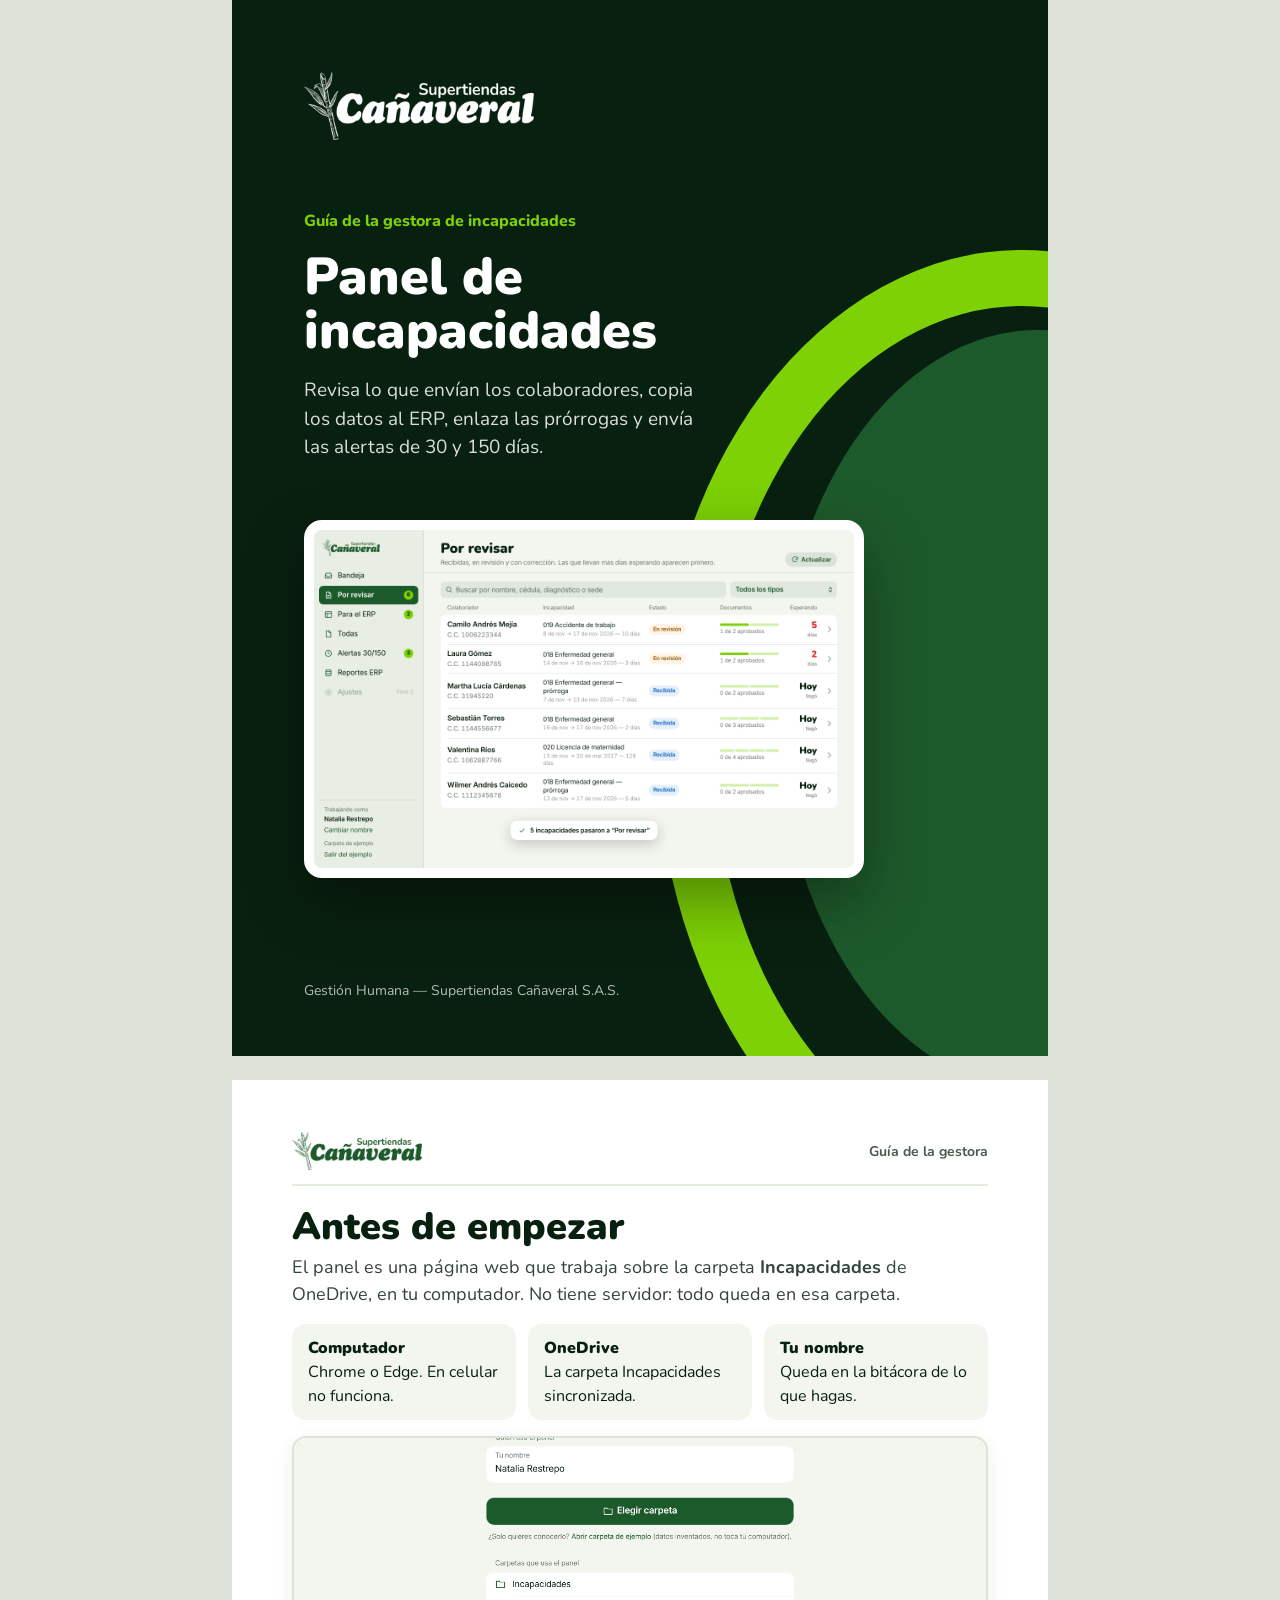
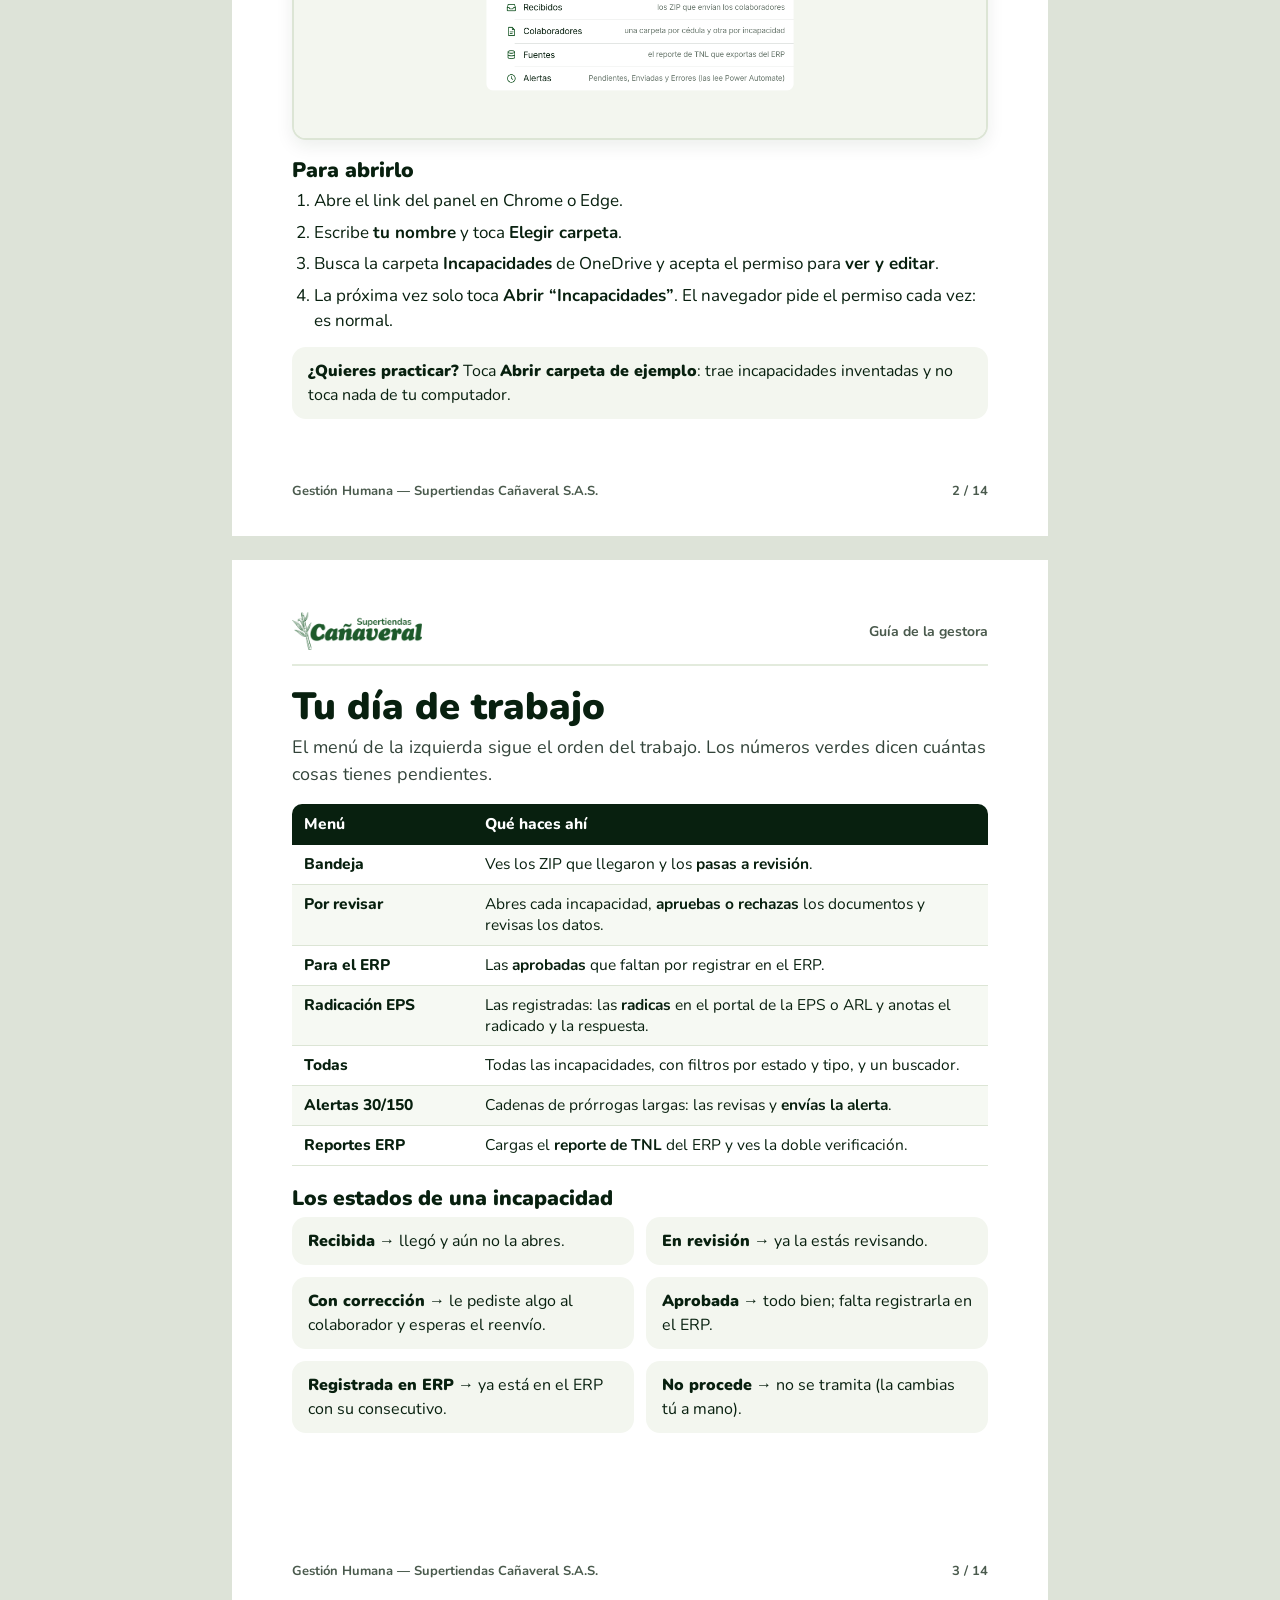
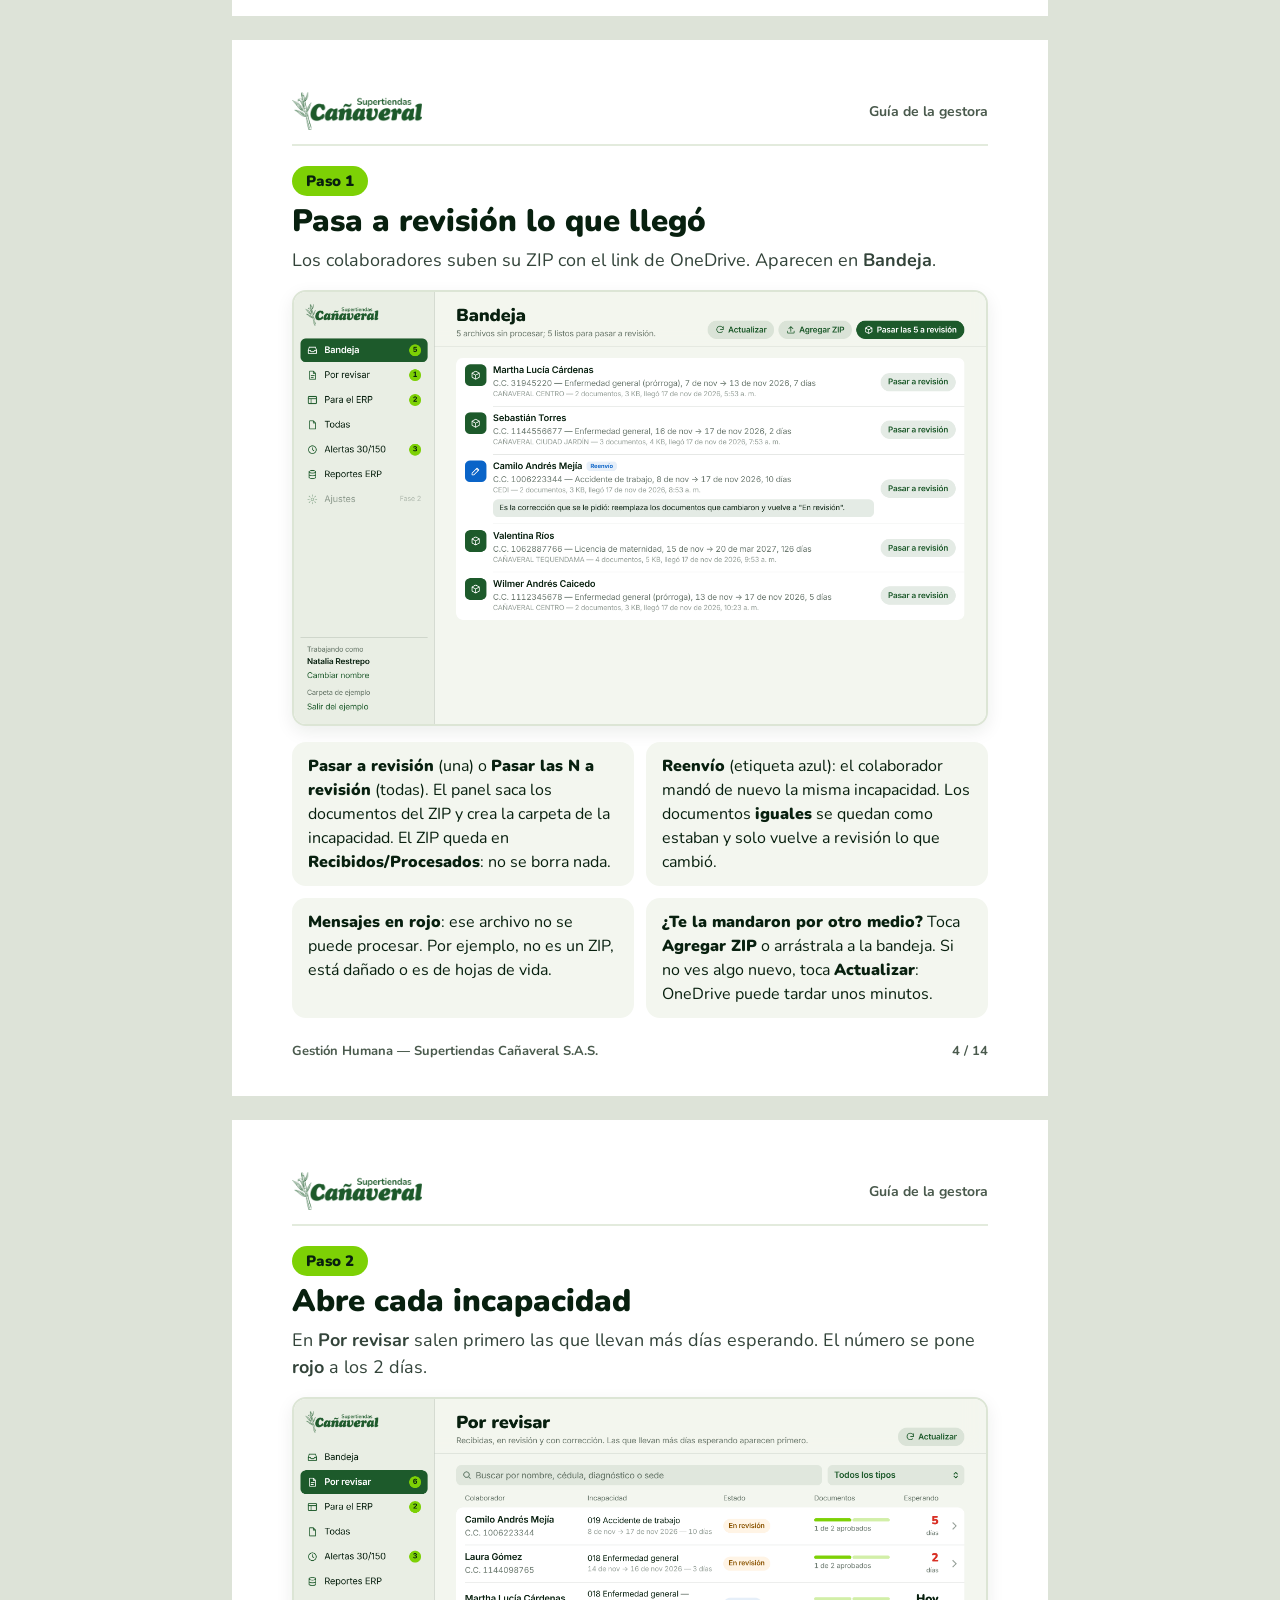
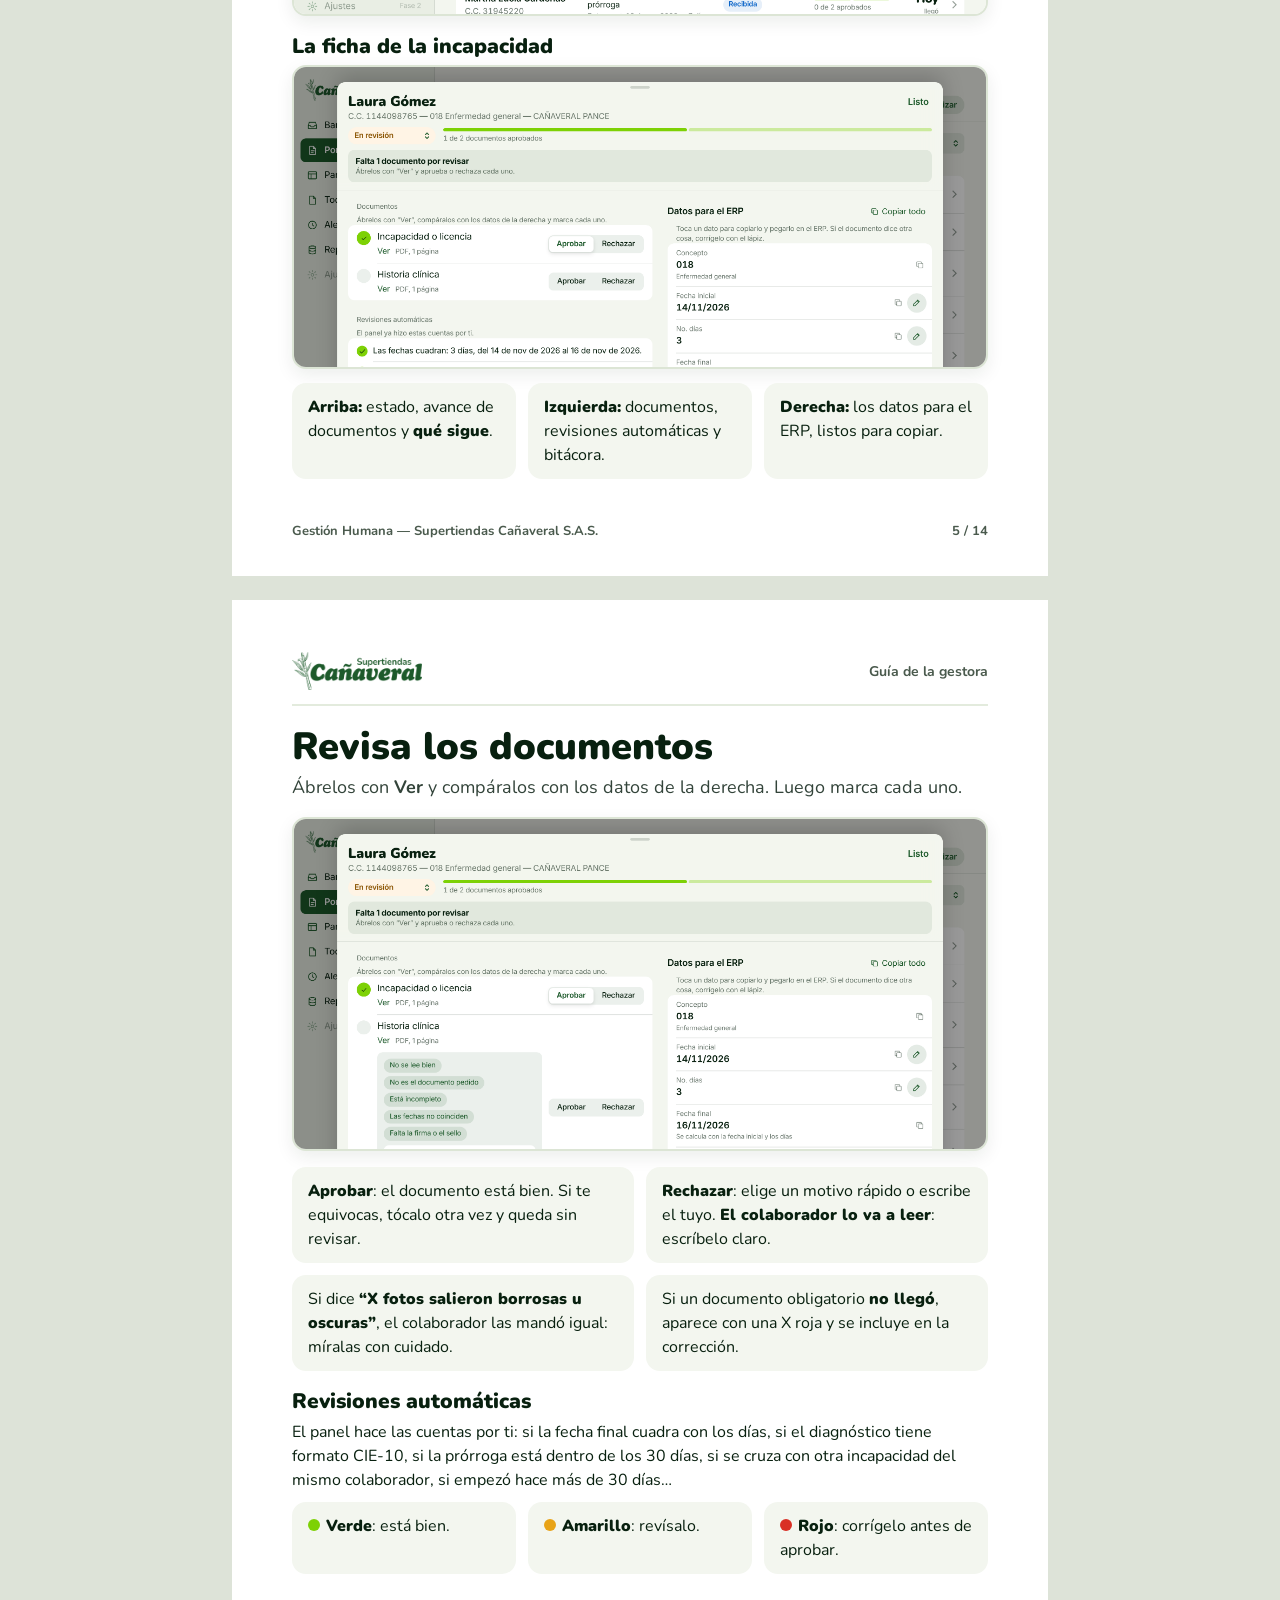
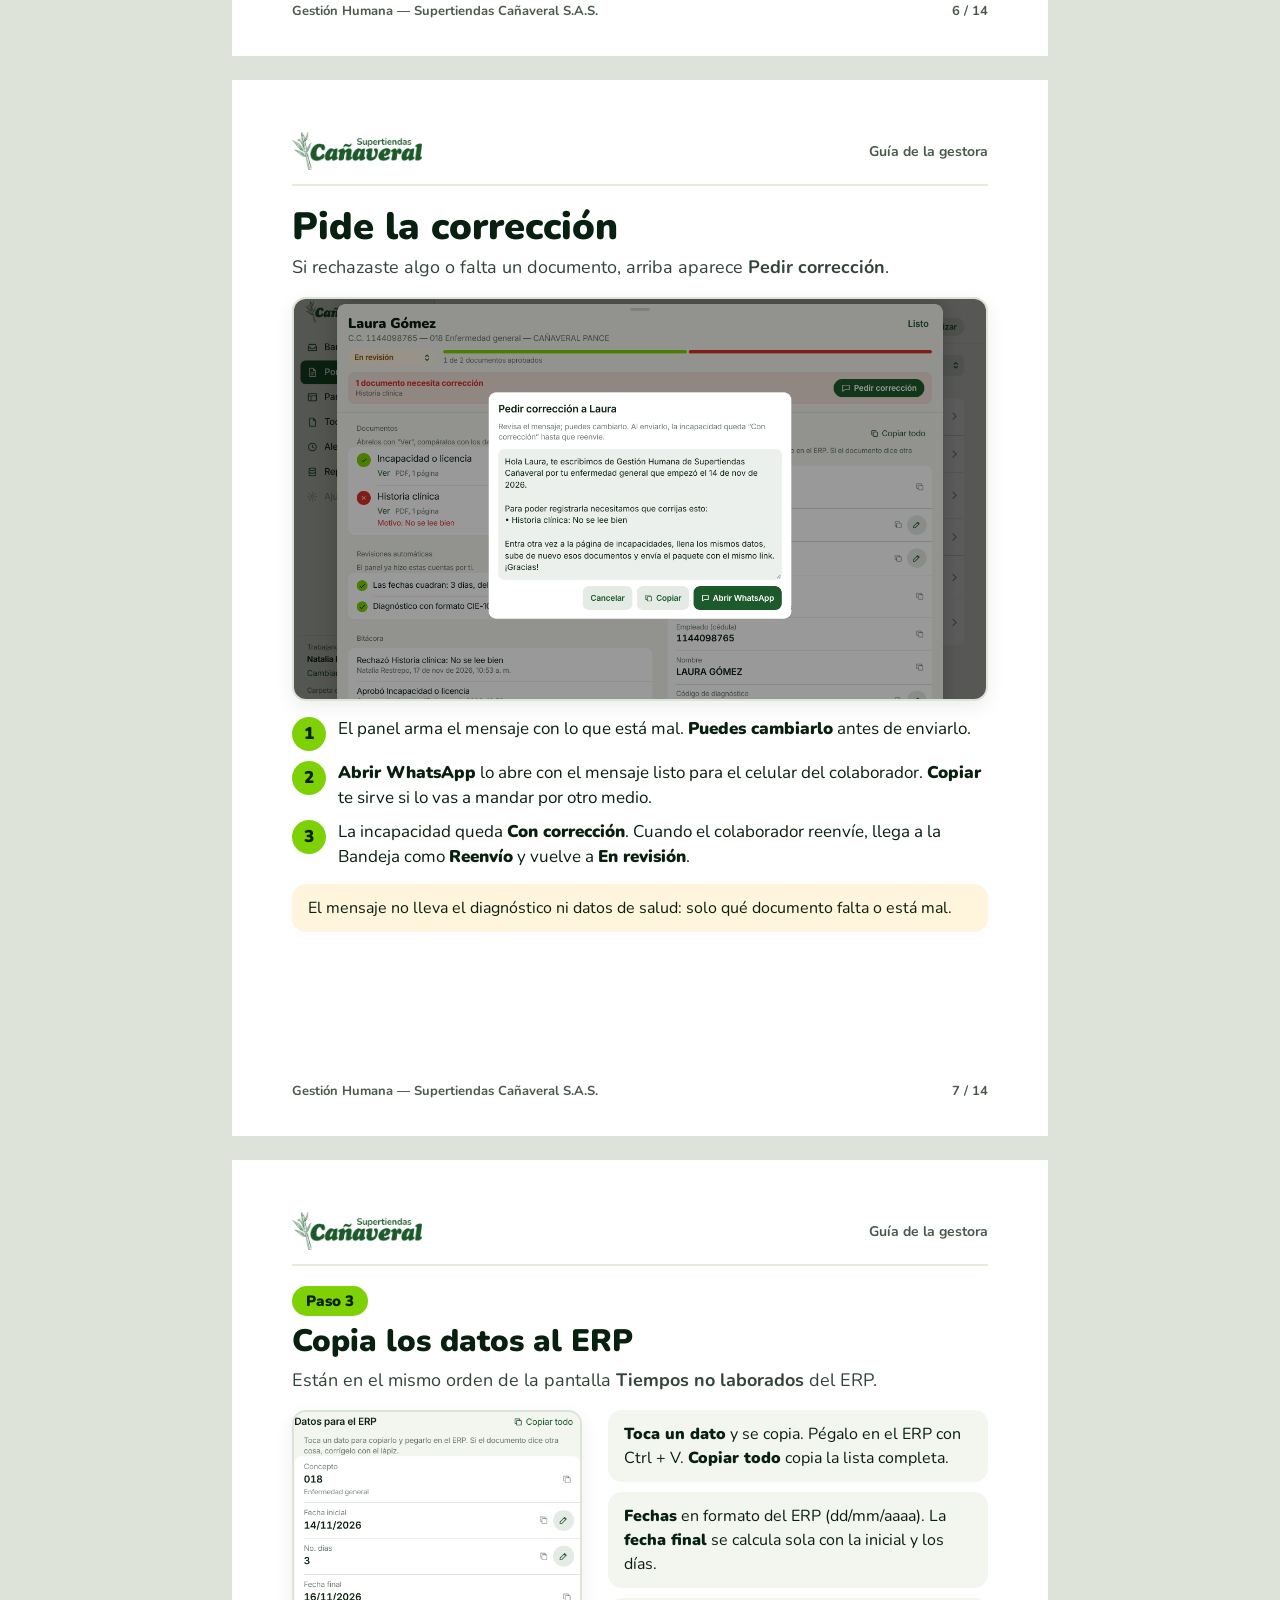
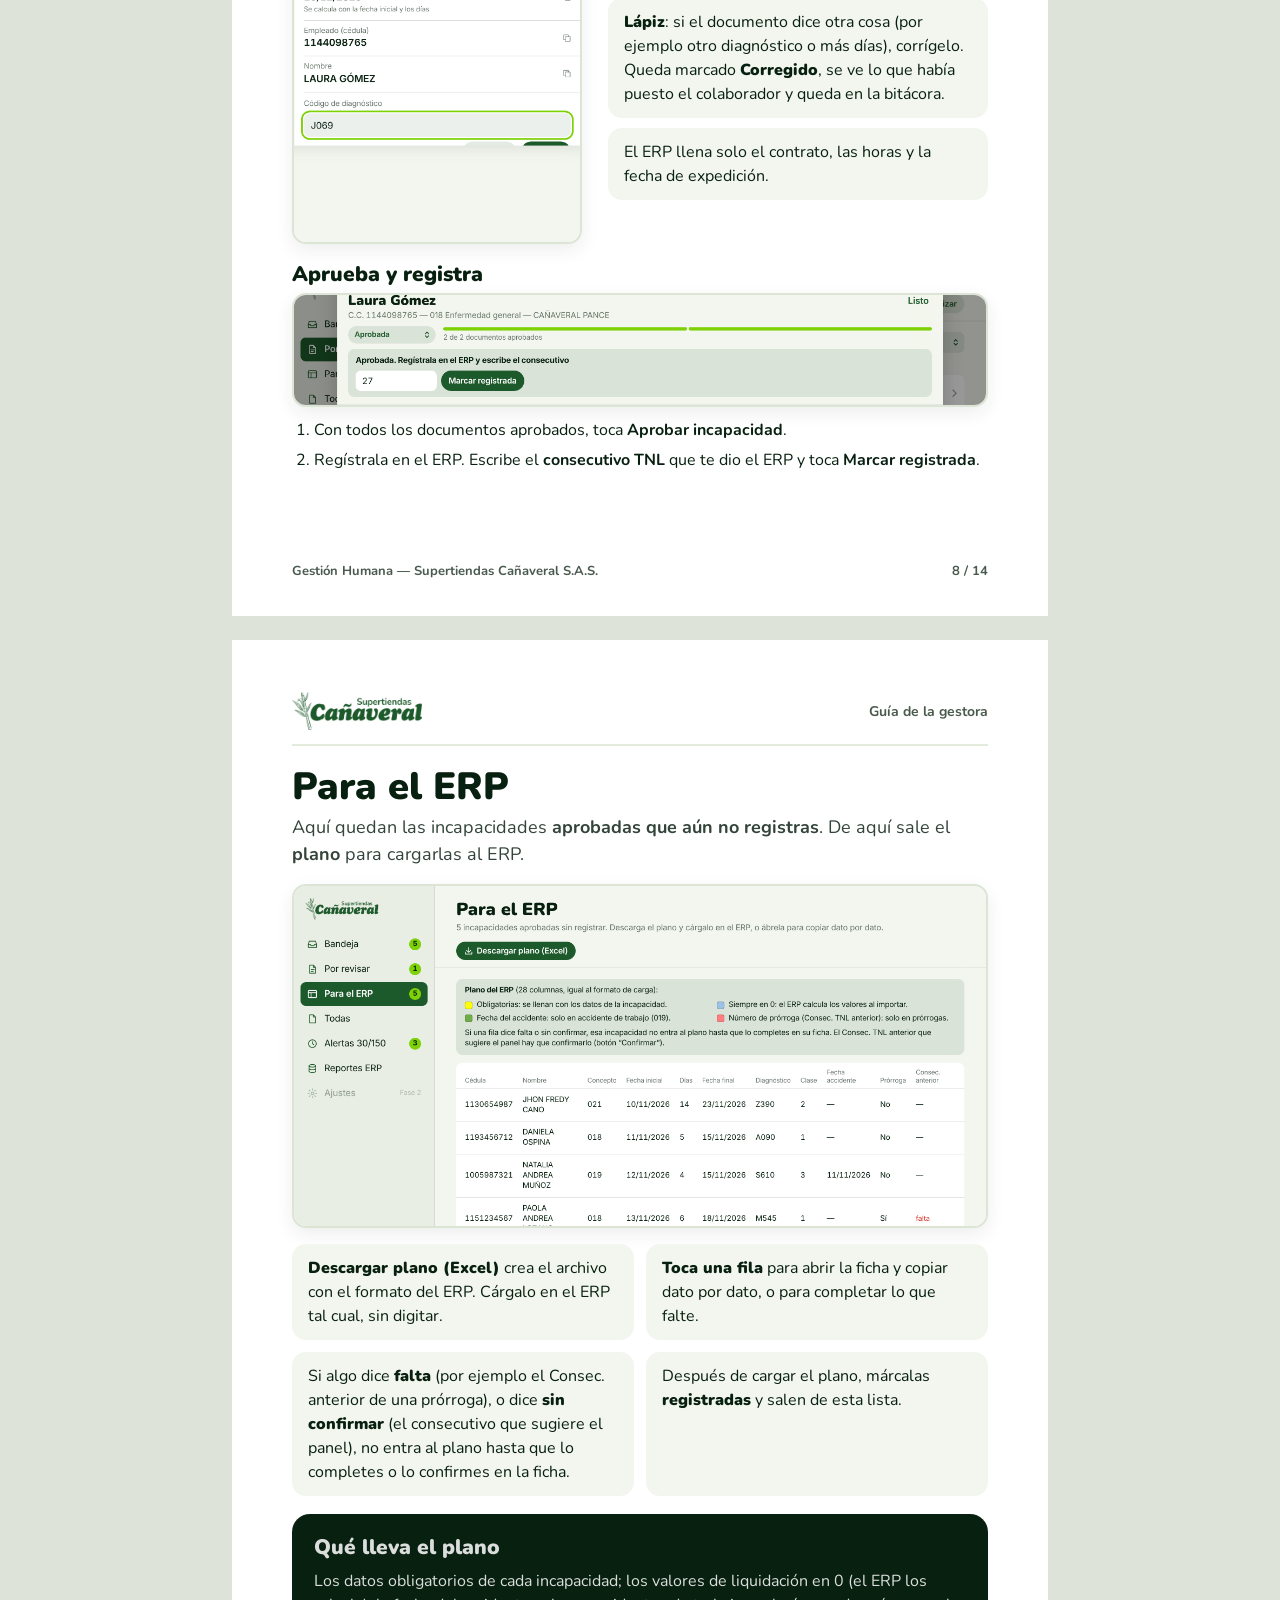
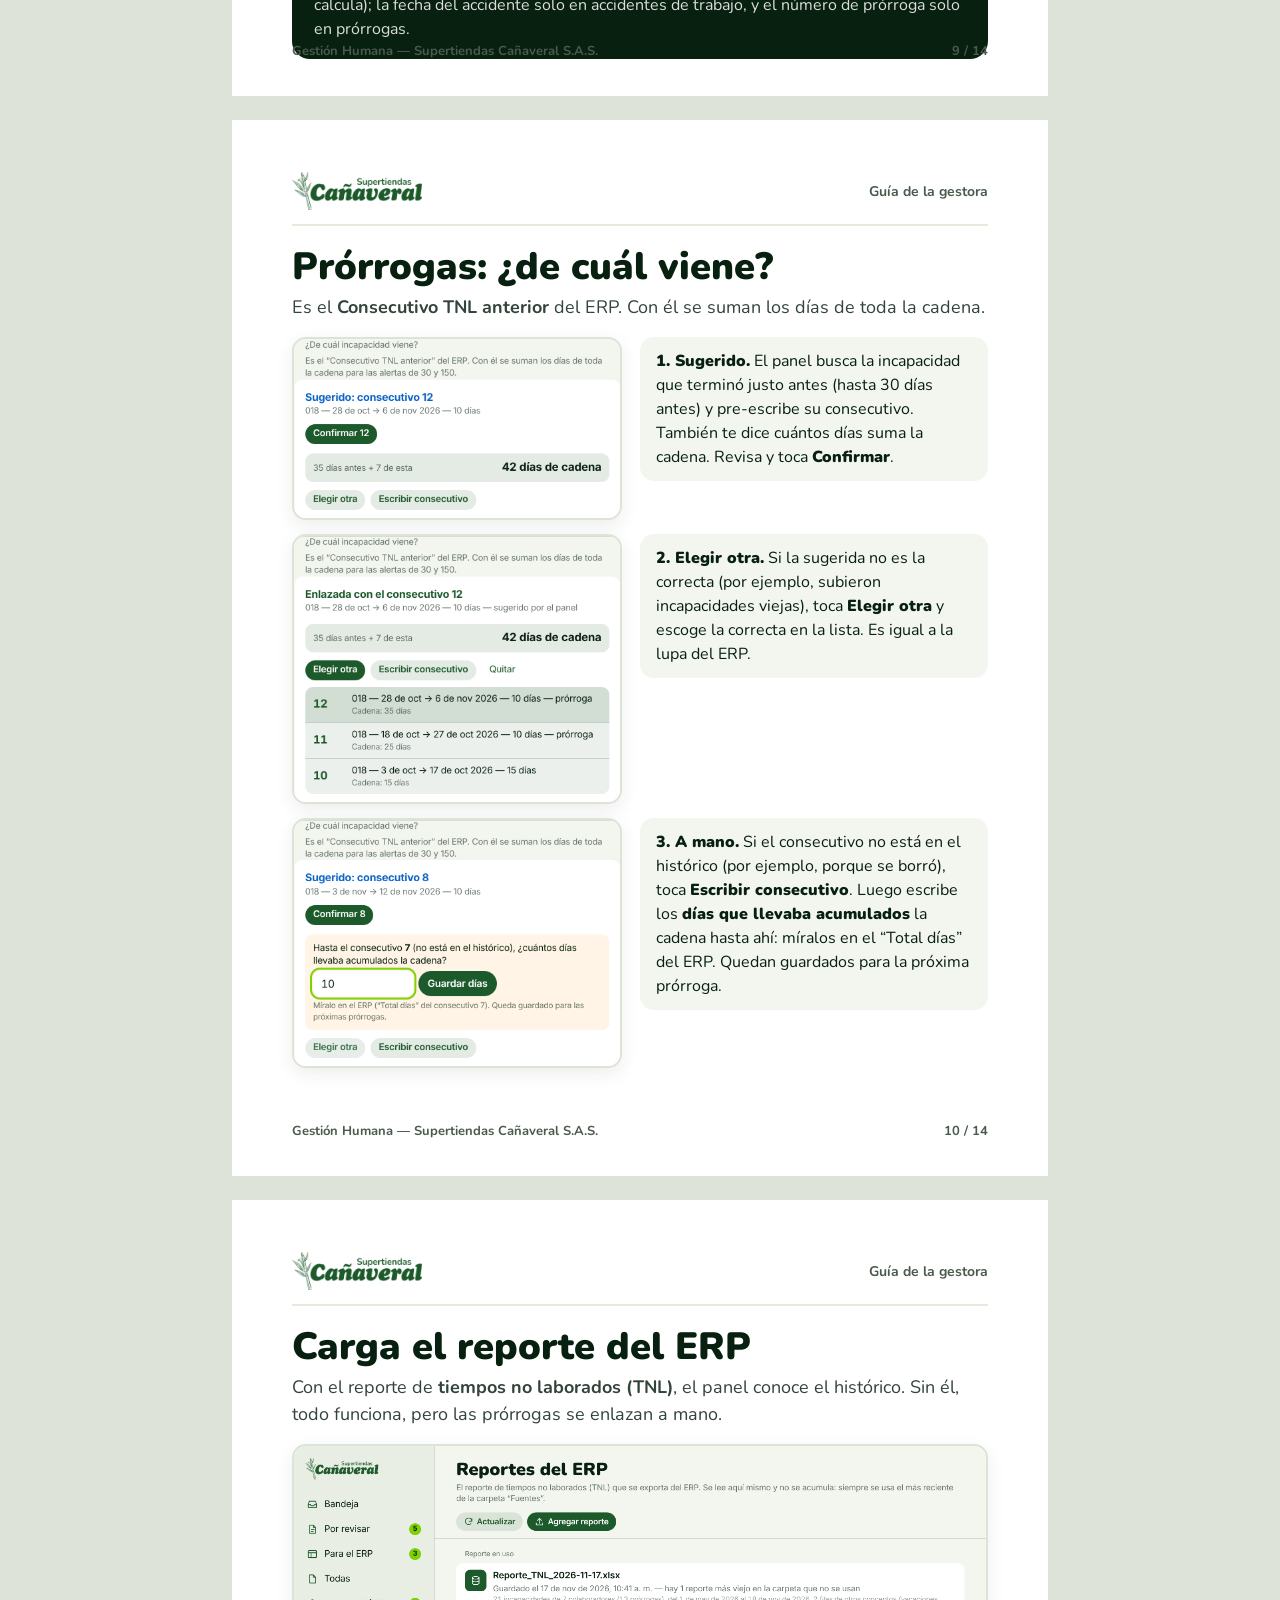
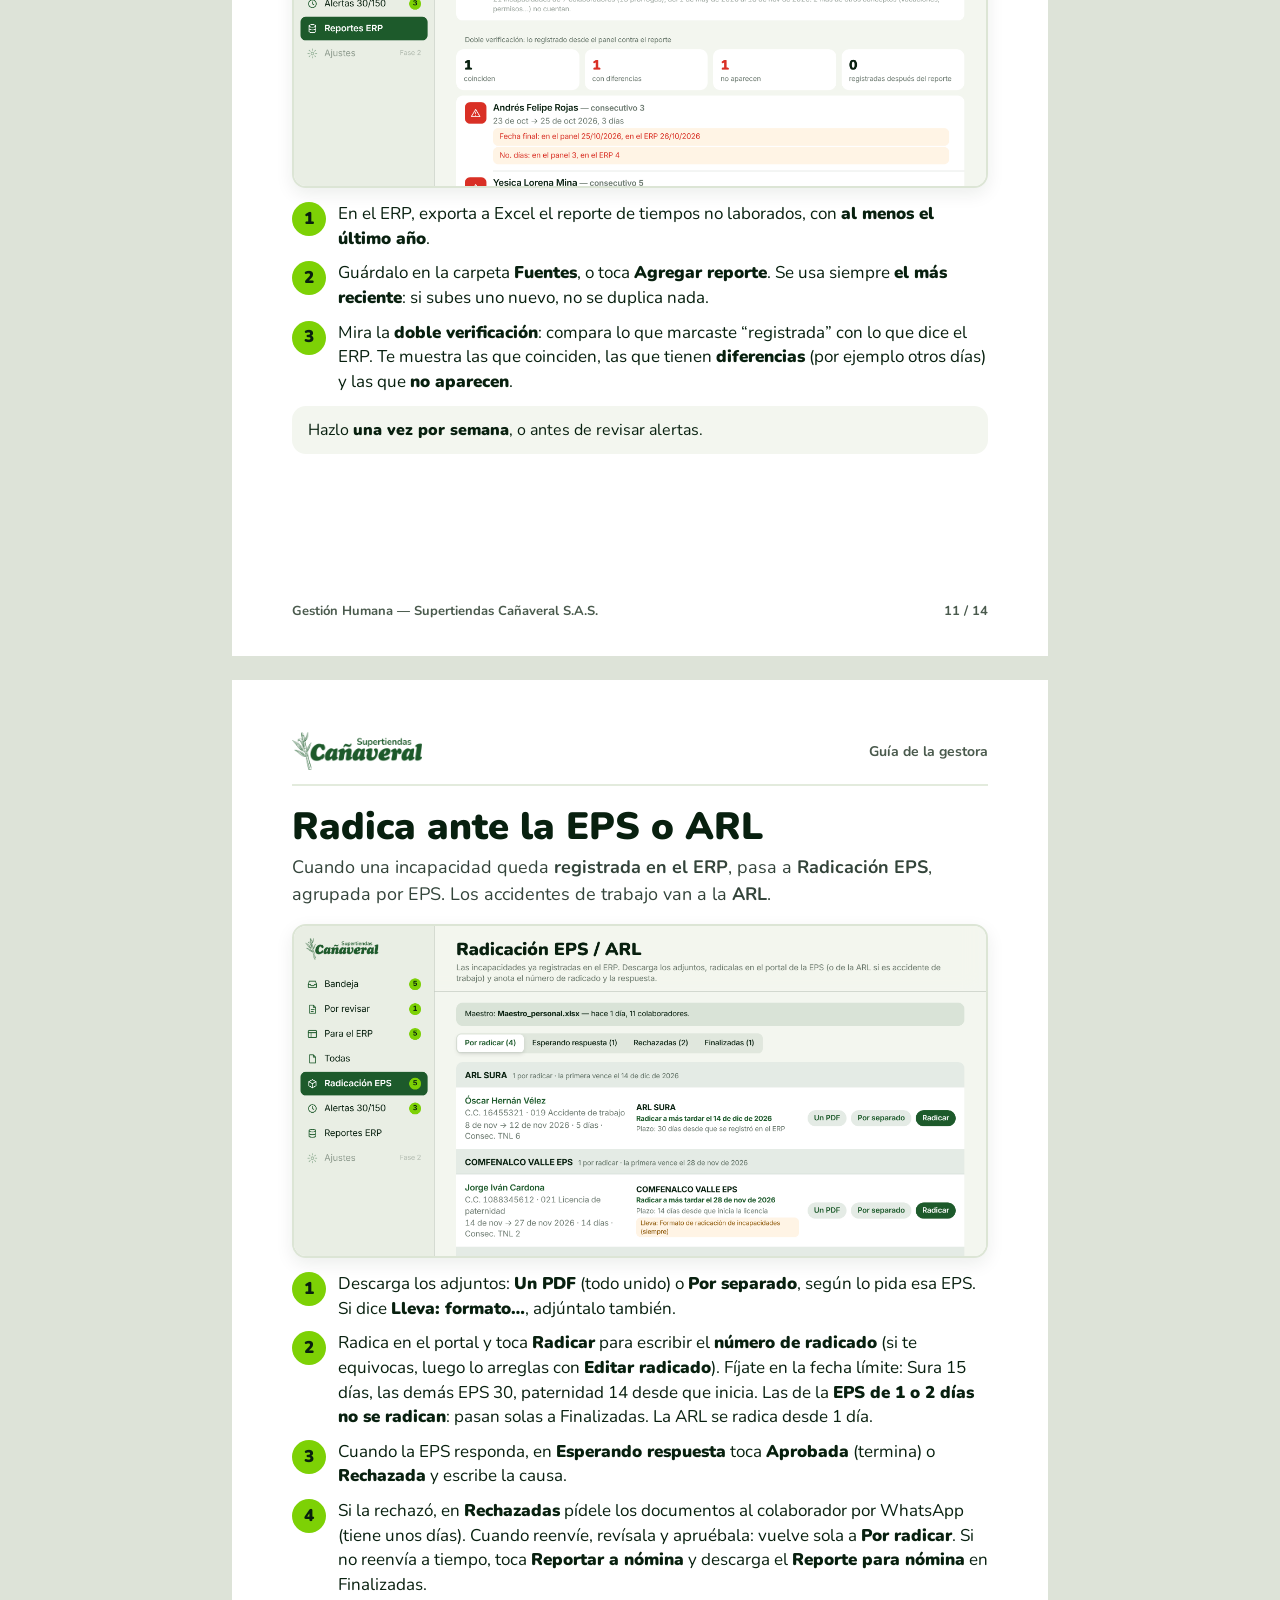
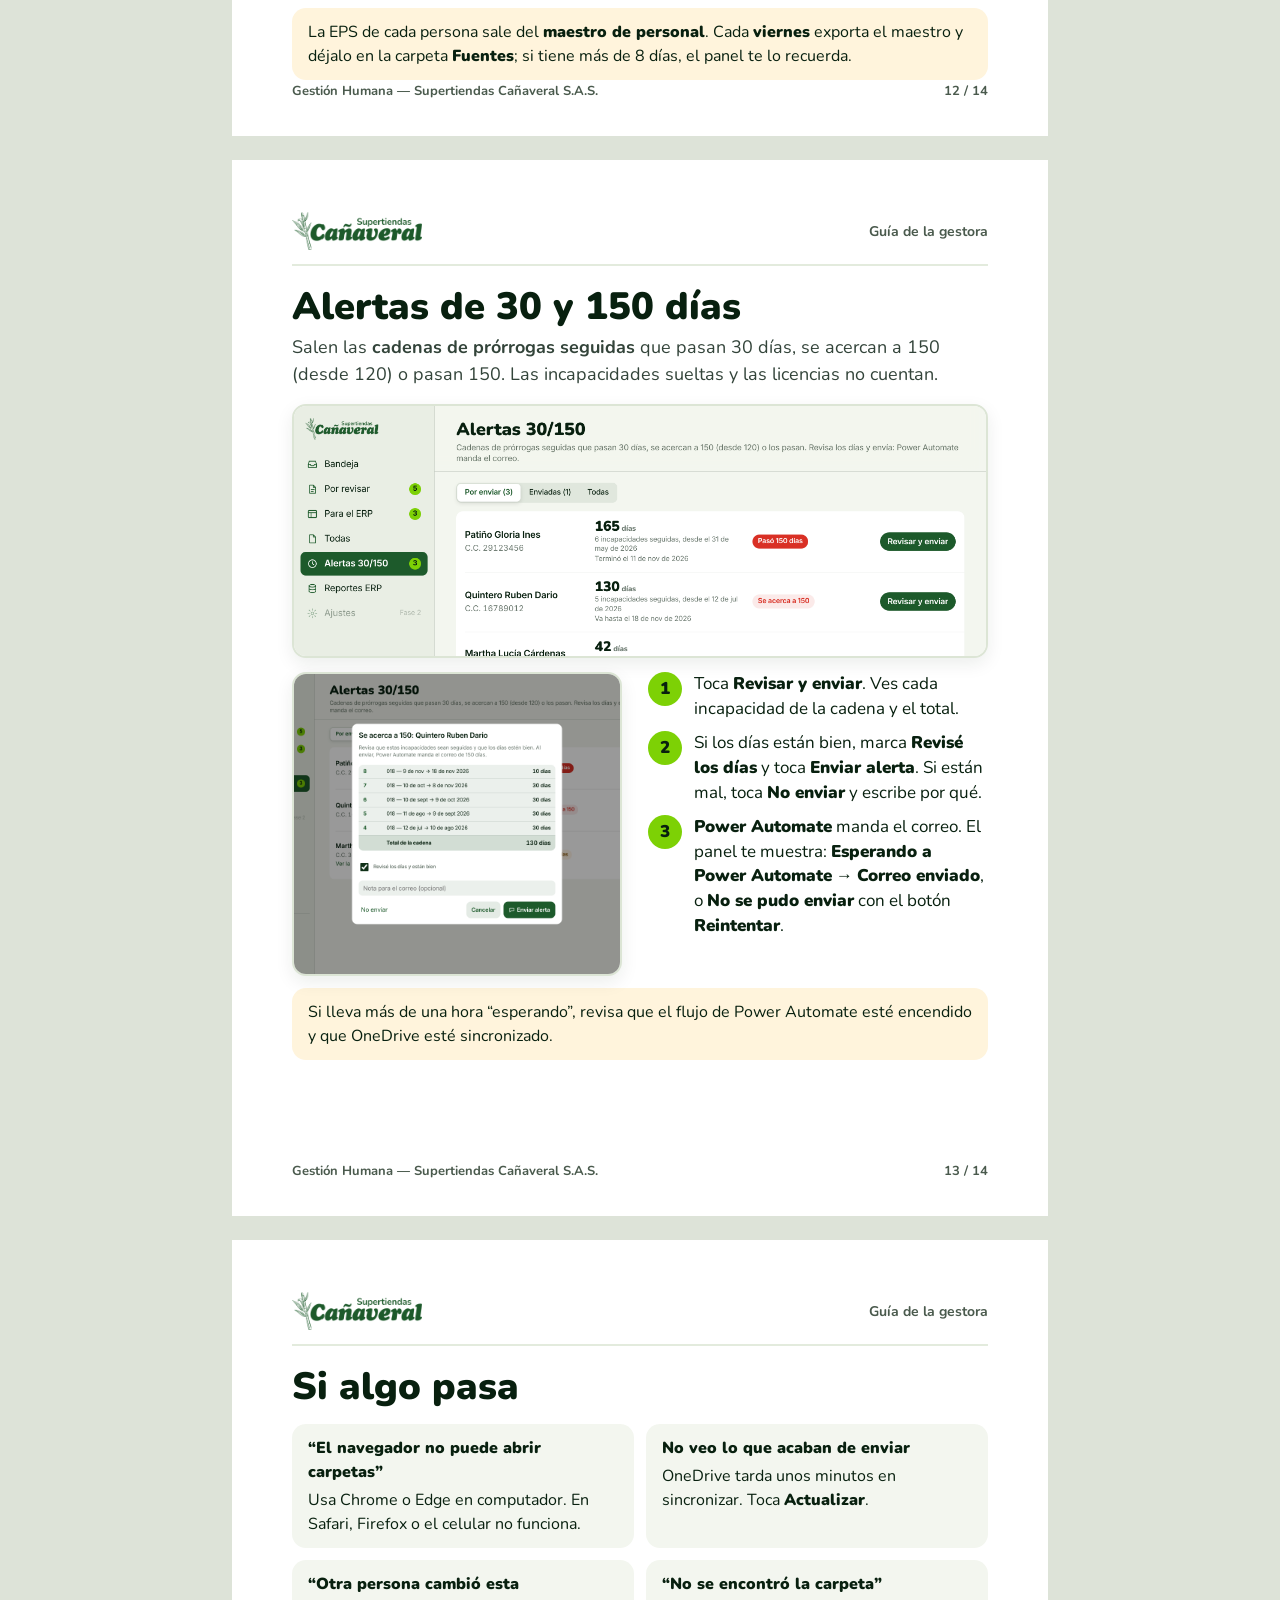
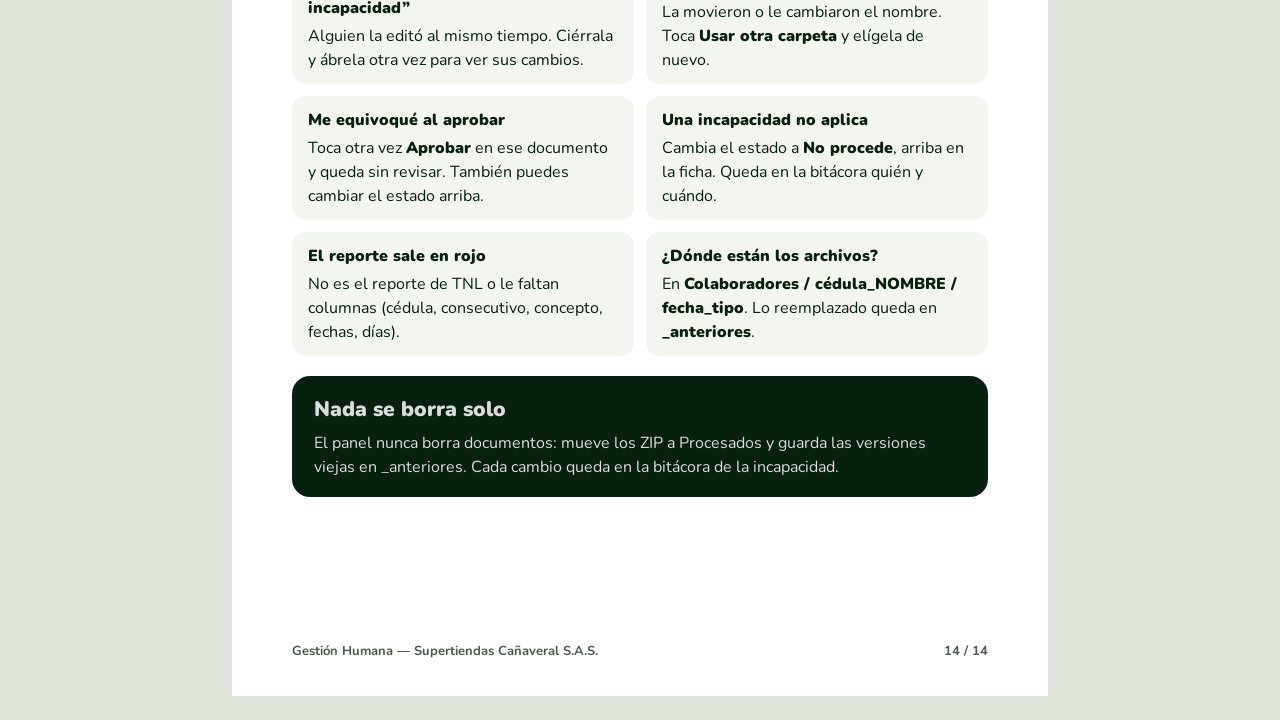
<file: manual/fuente/manual_gestora.html>
<!doctype html>
<html lang="es">
<head>
<meta charset="utf-8" />
<!--
  MANUAL DE LA GESTORA — Panel de incapacidades
  Supertiendas Cañaveral S.A.S. — Gestión Humana
  ----------------------------------------------------------------------------
  Cómo editarlo:
    - Cada <section class="pagina"> es una hoja carta del PDF.
    - Pantallazos en img_gestora/ (tomados con la carpeta de ejemplo del panel, datos inventados).
      Para cambiar uno, reemplaza el archivo con el MISMO nombre.
    - .pantalla.recorte-alto muestra solo una parte del pantallazo: --alto (alto visible),
      --x y --y (qué parte se ve, en %).
    - El PDF se genera con: node hacer_pdf.js  (ver LEEME.md).
-->
<title>Manual de la gestora — Panel de incapacidades</title>
<link href="https://fonts.googleapis.com/css2?family=Nunito:wght@400;600;700;800;900&display=swap" rel="stylesheet" />
<link rel="stylesheet" href="estilo_manual.css" />
</head>
<body>

<!-- ======================= PORTADA ======================= -->
<section class="pagina portada">
  <img src="img_gestora/logo_blanco.png" alt="Supertiendas Cañaveral" style="left: 72px; top: 72px; width: 230px;">
  <div style="left: 72px; top: 210px; width: 400px; display: flex; flex-direction: column; gap: 18px;">
    <p style="font-size: 16px; font-weight: 800; color: #7DD105;">Guía de la gestora de incapacidades</p>
    <h1 style="margin: 0; font-size: 52px; line-height: 1.04; color: #FFFFFF;">Panel de incapacidades</h1>
    <p style="font-size: 19px; line-height: 1.5; color: rgba(255,255,255,0.85);">Revisa lo que envían los colaboradores, copia los datos al ERP, enlaza las prórrogas y envía las alertas de 30 y 150 días.</p>
  </div>
  <div class="monitor" style="left: 72px; top: 520px; width: 560px;">
    <img src="img_gestora/p03_por_revisar.png" alt="Panel de incapacidades: lista Por revisar">
  </div>
  <p style="left: 72px; bottom: 56px; font-size: 14px; color: rgba(255,255,255,0.7);">Gestión Humana — Supertiendas Cañaveral S.A.S.</p>
</section>

<!-- ======================= ANTES DE EMPEZAR ======================= -->
<section class="pagina">
  <div class="cabeza"><img src="img_gestora/logo_canaveral.png" alt="Supertiendas Cañaveral"><span>Guía de la gestora</span></div>
  <h1>Antes de empezar</h1>
  <p class="bajada">El panel es una página web que trabaja sobre la carpeta <strong>Incapacidades</strong> de OneDrive, en tu computador. No tiene servidor: todo queda en esa carpeta.</p>
  <div class="rejilla3" style="margin-bottom: 16px;">
    <div class="caja"><strong>Computador</strong><br>Chrome o Edge. En celular no funciona.</div>
    <div class="caja"><strong>OneDrive</strong><br>La carpeta Incapacidades sincronizada.</div>
    <div class="caja"><strong>Tu nombre</strong><br>Queda en la bitácora de lo que hagas.</div>
  </div>
  <div class="fila">
    <div style="flex: 1;">
      <div class="pantalla recorte-alto" style="--alto: 300px; --y: 100%;"><img src="img_gestora/p01b_carpetas.png" alt="Pantalla de inicio y carpetas del panel"></div>
    </div>
  </div>
  <h3 style="margin-top: 18px;">Para abrirlo</h3>
  <ol class="lista">
    <li>Abre el link del panel en Chrome o Edge.</li>
    <li>Escribe <strong>tu nombre</strong> y toca <strong>Elegir carpeta</strong>.</li>
    <li>Busca la carpeta <strong>Incapacidades</strong> de OneDrive y acepta el permiso para <strong>ver y editar</strong>.</li>
    <li>La próxima vez solo toca <strong>Abrir “Incapacidades”</strong>. El navegador pide el permiso cada vez: es normal.</li>
  </ol>
  <div class="caja" style="margin-top: 14px;"><strong>¿Quieres practicar?</strong> Toca <strong>Abrir carpeta de ejemplo</strong>: trae incapacidades inventadas y no toca nada de tu computador.</div>
  <div class="pie"><span>Gestión Humana — Supertiendas Cañaveral S.A.S.</span><span class="numero-pagina"></span></div>
</section>

<!-- ======================= TU DÍA DE TRABAJO ======================= -->
<section class="pagina">
  <div class="cabeza"><img src="img_gestora/logo_canaveral.png" alt="Supertiendas Cañaveral"><span>Guía de la gestora</span></div>
  <h1>Tu día de trabajo</h1>
  <p class="bajada">El menú de la izquierda sigue el orden del trabajo. Los números verdes dicen cuántas cosas tienes pendientes.</p>
  <table>
    <thead><tr><th style="width: 26%">Menú</th><th>Qué haces ahí</th></tr></thead>
    <tbody>
      <tr><td class="fuerte">Bandeja</td><td>Ves los ZIP que llegaron y los <strong>pasas a revisión</strong>.</td></tr>
      <tr><td class="fuerte">Por revisar</td><td>Abres cada incapacidad, <strong>apruebas o rechazas</strong> los documentos y revisas los datos.</td></tr>
      <tr><td class="fuerte">Para el ERP</td><td>Las <strong>aprobadas</strong> que faltan por registrar en el ERP.</td></tr>
      <tr><td class="fuerte">Radicación EPS</td><td>Las registradas: las <strong>radicas</strong> en el portal de la EPS o ARL y anotas el radicado y la respuesta.</td></tr>
      <tr><td class="fuerte">Todas</td><td>Todas las incapacidades, con filtros por estado y tipo, y un buscador.</td></tr>
      <tr><td class="fuerte">Alertas 30/150</td><td>Cadenas de prórrogas largas: las revisas y <strong>envías la alerta</strong>.</td></tr>
      <tr><td class="fuerte">Reportes ERP</td><td>Cargas el <strong>reporte de TNL</strong> del ERP y ves la doble verificación.</td></tr>
    </tbody>
  </table>
  <h3 style="margin-top: 20px;">Los estados de una incapacidad</h3>
  <div class="rejilla">
    <div class="caja"><strong>Recibida</strong> → llegó y aún no la abres.</div>
    <div class="caja"><strong>En revisión</strong> → ya la estás revisando.</div>
    <div class="caja"><strong>Con corrección</strong> → le pediste algo al colaborador y esperas el reenvío.</div>
    <div class="caja"><strong>Aprobada</strong> → todo bien; falta registrarla en el ERP.</div>
    <div class="caja"><strong>Registrada en ERP</strong> → ya está en el ERP con su consecutivo.</div>
    <div class="caja"><strong>No procede</strong> → no se tramita (la cambias tú a mano).</div>
  </div>
  <div class="pie"><span>Gestión Humana — Supertiendas Cañaveral S.A.S.</span><span class="numero-pagina"></span></div>
</section>

<!-- ======================= PASO 1: BANDEJA ======================= -->
<section class="pagina">
  <div class="cabeza"><img src="img_gestora/logo_canaveral.png" alt="Supertiendas Cañaveral"><span>Guía de la gestora</span></div>
  <div style="margin-top: 20px;"><span class="paso">Paso 1</span>
    <h2>Pasa a revisión lo que llegó</h2>
    <p class="bajada">Los colaboradores suben su ZIP con el link de OneDrive. Aparecen en <strong>Bandeja</strong>.</p>
  </div>
  <div class="pantalla"><img src="img_gestora/p02_bandeja.png" alt="Bandeja con incapacidades nuevas"></div>
  <div class="rejilla" style="margin-top: 16px;">
    <div class="caja"><strong>Pasar a revisión</strong> (una) o <strong>Pasar las N a revisión</strong> (todas). El panel saca los documentos del ZIP y crea la carpeta de la incapacidad. El ZIP queda en <strong>Recibidos/Procesados</strong>: no se borra nada.</div>
    <div class="caja"><strong>Reenvío</strong> (etiqueta azul): el colaborador mandó de nuevo la misma incapacidad. Los documentos <strong>iguales</strong> se quedan como estaban y solo vuelve a revisión lo que cambió.</div>
    <div class="caja"><strong>Mensajes en rojo</strong>: ese archivo no se puede procesar. Por ejemplo, no es un ZIP, está dañado o es de hojas de vida.</div>
    <div class="caja"><strong>¿Te la mandaron por otro medio?</strong> Toca <strong>Agregar ZIP</strong> o arrástrala a la bandeja. Si no ves algo nuevo, toca <strong>Actualizar</strong>: OneDrive puede tardar unos minutos.</div>
  </div>
  <div class="pie"><span>Gestión Humana — Supertiendas Cañaveral S.A.S.</span><span class="numero-pagina"></span></div>
</section>

<!-- ======================= PASO 2: POR REVISAR Y FICHA ======================= -->
<section class="pagina">
  <div class="cabeza"><img src="img_gestora/logo_canaveral.png" alt="Supertiendas Cañaveral"><span>Guía de la gestora</span></div>
  <div style="margin-top: 20px;"><span class="paso">Paso 2</span>
    <h2>Abre cada incapacidad</h2>
    <p class="bajada">En <strong>Por revisar</strong> salen primero las que llevan más días esperando. El número se pone <strong>rojo</strong> a los 2 días.</p>
  </div>
  <div class="pantalla recorte-alto" style="--alto: 215px;"><img src="img_gestora/p03_por_revisar.png" alt="Lista Por revisar"></div>
  <h3 style="margin-top: 18px;">La ficha de la incapacidad</h3>
  <div class="pantalla recorte-alto" style="--alto: 300px;"><img src="img_gestora/p04_ficha.png" alt="Ficha de una incapacidad"></div>
  <div class="rejilla3" style="margin-top: 14px;">
    <div class="caja"><strong>Arriba:</strong> estado, avance de documentos y <strong>qué sigue</strong>.</div>
    <div class="caja"><strong>Izquierda:</strong> documentos, revisiones automáticas y bitácora.</div>
    <div class="caja"><strong>Derecha:</strong> los datos para el ERP, listos para copiar.</div>
  </div>
  <div class="pie"><span>Gestión Humana — Supertiendas Cañaveral S.A.S.</span><span class="numero-pagina"></span></div>
</section>

<!-- ======================= REVISAR DOCUMENTOS ======================= -->
<section class="pagina">
  <div class="cabeza"><img src="img_gestora/logo_canaveral.png" alt="Supertiendas Cañaveral"><span>Guía de la gestora</span></div>
  <h1>Revisa los documentos</h1>
  <p class="bajada">Ábrelos con <strong>Ver</strong> y compáralos con los datos de la derecha. Luego marca cada uno.</p>
  <div class="pantalla recorte-alto" style="--alto: 330px; --x: 0%;"><img src="img_gestora/p05_rechazar.png" alt="Rechazar un documento con motivo"></div>
  <div class="rejilla" style="margin-top: 16px;">
    <div class="caja"><strong>Aprobar</strong>: el documento está bien. Si te equivocas, tócalo otra vez y queda sin revisar.</div>
    <div class="caja"><strong>Rechazar</strong>: elige un motivo rápido o escribe el tuyo. <strong>El colaborador lo va a leer</strong>: escríbelo claro.</div>
    <div class="caja">Si dice <strong>“X fotos salieron borrosas u oscuras”</strong>, el colaborador las mandó igual: míralas con cuidado.</div>
    <div class="caja">Si un documento obligatorio <strong>no llegó</strong>, aparece con una X roja y se incluye en la corrección.</div>
  </div>
  <h3 style="margin-top: 18px;">Revisiones automáticas</h3>
  <p style="font-size: 16px; line-height: 1.5;">El panel hace las cuentas por ti: si la fecha final cuadra con los días, si el diagnóstico tiene formato CIE-10, si la prórroga está dentro de los 30 días, si se cruza con otra incapacidad del mismo colaborador, si empezó hace más de 30 días…</p>
  <div class="rejilla3" style="margin-top: 10px;">
    <div class="caja"><span class="punto-color" style="background:#7DD105"></span><strong>Verde</strong>: está bien.</div>
    <div class="caja"><span class="punto-color" style="background:#E8A317"></span><strong>Amarillo</strong>: revísalo.</div>
    <div class="caja"><span class="punto-color" style="background:#D93025"></span><strong>Rojo</strong>: corrígelo antes de aprobar.</div>
  </div>
  <div class="pie"><span>Gestión Humana — Supertiendas Cañaveral S.A.S.</span><span class="numero-pagina"></span></div>
</section>

<!-- ======================= PEDIR CORRECCIÓN ======================= -->
<section class="pagina">
  <div class="cabeza"><img src="img_gestora/logo_canaveral.png" alt="Supertiendas Cañaveral"><span>Guía de la gestora</span></div>
  <h1>Pide la corrección</h1>
  <p class="bajada">Si rechazaste algo o falta un documento, arriba aparece <strong>Pedir corrección</strong>.</p>
  <div class="pantalla recorte-alto" style="--alto: 400px; --x: 50%; --y: 30%;"><img src="img_gestora/p06_correccion.png" alt="Mensaje de corrección para WhatsApp"></div>
  <div class="texto" style="margin-top: 16px;">
    <div class="paso-linea"><span class="num">1</span><span>El panel arma el mensaje con lo que está mal. <strong>Puedes cambiarlo</strong> antes de enviarlo.</span></div>
    <div class="paso-linea"><span class="num">2</span><span><strong>Abrir WhatsApp</strong> lo abre con el mensaje listo para el celular del colaborador. <strong>Copiar</strong> te sirve si lo vas a mandar por otro medio.</span></div>
    <div class="paso-linea"><span class="num">3</span><span>La incapacidad queda <strong>Con corrección</strong>. Cuando el colaborador reenvíe, llega a la Bandeja como <strong>Reenvío</strong> y vuelve a <strong>En revisión</strong>.</span></div>
  </div>
  <div class="caja alerta" style="margin-top: 14px;">El mensaje no lleva el diagnóstico ni datos de salud: solo qué documento falta o está mal.</div>
  <div class="pie"><span>Gestión Humana — Supertiendas Cañaveral S.A.S.</span><span class="numero-pagina"></span></div>
</section>

<!-- ======================= PASO 3: DATOS PARA EL ERP ======================= -->
<section class="pagina">
  <div class="cabeza"><img src="img_gestora/logo_canaveral.png" alt="Supertiendas Cañaveral"><span>Guía de la gestora</span></div>
  <div style="margin-top: 20px;"><span class="paso">Paso 3</span>
    <h2>Copia los datos al ERP</h2>
    <p class="bajada">Están en el mismo orden de la pantalla <strong>Tiempos no laborados</strong> del ERP.</p>
  </div>
  <div class="fila">
    <div style="width: 290px;"><div class="pantalla recorte-alto" style="--alto: 430px;"><img src="img_gestora/p07_corregir_dato.png" alt="Datos para el ERP y corrección de un dato"></div></div>
    <div class="texto" style="font-size: 16px;">
      <div class="caja"><strong>Toca un dato</strong> y se copia. Pégalo en el ERP con Ctrl + V. <strong>Copiar todo</strong> copia la lista completa.</div>
      <div class="caja"><strong>Fechas</strong> en formato del ERP (dd/mm/aaaa). La <strong>fecha final</strong> se calcula sola con la inicial y los días.</div>
      <div class="caja"><strong>Lápiz</strong>: si el documento dice otra cosa (por ejemplo otro diagnóstico o más días), corrígelo. Queda marcado <strong>Corregido</strong>, se ve lo que había puesto el colaborador y queda en la bitácora.</div>
      <div class="caja">El ERP llena solo el contrato, las horas y la fecha de expedición.</div>
    </div>
  </div>
  <h3 style="margin-top: 18px;">Aprueba y registra</h3>
  <div class="pantalla recorte-alto" style="--alto: 110px; --y: 9%;"><img src="img_gestora/p09_registrar.png" alt="Marcar registrada con el consecutivo"></div>
  <ol class="lista" style="margin-top: 12px; font-size: 16px;">
    <li>Con todos los documentos aprobados, toca <strong>Aprobar incapacidad</strong>.</li>
    <li>Regístrala en el ERP. Escribe el <strong>consecutivo TNL</strong> que te dio el ERP y toca <strong>Marcar registrada</strong>.</li>
  </ol>
  <div class="pie"><span>Gestión Humana — Supertiendas Cañaveral S.A.S.</span><span class="numero-pagina"></span></div>
</section>

<!-- ======================= PARA EL ERP ======================= -->
<section class="pagina">
  <div class="cabeza"><img src="img_gestora/logo_canaveral.png" alt="Supertiendas Cañaveral"><span>Guía de la gestora</span></div>
  <h1>Para el ERP</h1>
  <p class="bajada">Aquí quedan las incapacidades <strong>aprobadas que aún no registras</strong>. De aquí sale el <strong>plano</strong> para cargarlas al ERP.</p>
  <div class="pantalla recorte-alto" style="--alto: 340px;"><img src="img_gestora/p10_para_erp.png" alt="Tabla Para el ERP"></div>
  <div class="rejilla" style="margin-top: 16px;">
    <div class="caja"><strong>Descargar plano (Excel)</strong> crea el archivo con el formato del ERP. Cárgalo en el ERP tal cual, sin digitar.</div>
    <div class="caja"><strong>Toca una fila</strong> para abrir la ficha y copiar dato por dato, o para completar lo que falte.</div>
    <div class="caja">Si algo dice <strong>falta</strong> (por ejemplo el Consec. anterior de una prórroga), o dice <strong>sin confirmar</strong> (el consecutivo que sugiere el panel), no entra al plano hasta que lo completes o lo confirmes en la ficha.</div>
    <div class="caja">Después de cargar el plano, márcalas <strong>registradas</strong> y salen de esta lista.</div>
  </div>
  <div class="oscura" style="margin-top: 18px;">
    <p class="titulo">Qué lleva el plano</p>
    <p>Los datos obligatorios de cada incapacidad; los valores de liquidación en 0 (el ERP los calcula); la fecha del accidente solo en accidentes de trabajo, y el número de prórroga solo en prórrogas.</p>
  </div>
  <div class="pie"><span>Gestión Humana — Supertiendas Cañaveral S.A.S.</span><span class="numero-pagina"></span></div>
</section>

<!-- ======================= PRÓRROGAS ======================= -->
<section class="pagina">
  <div class="cabeza"><img src="img_gestora/logo_canaveral.png" alt="Supertiendas Cañaveral"><span>Guía de la gestora</span></div>
  <h1>Prórrogas: ¿de cuál viene?</h1>
  <p class="bajada">Es el <strong>Consecutivo TNL anterior</strong> del ERP. Con él se suman los días de toda la cadena.</p>
  <div class="fila" style="gap: 18px;">
    <div style="width: 330px;"><div class="pantalla"><img src="img_gestora/p11_prorroga_sugerida.png" alt="Consecutivo sugerido"></div></div>
    <div class="caja" style="flex: 1; font-size: 16px;"><strong>1. Sugerido.</strong> El panel busca la incapacidad que terminó justo antes (hasta 30 días antes) y pre-escribe su consecutivo. También te dice cuántos días suma la cadena. Revisa y toca <strong>Confirmar</strong>.</div>
  </div>
  <div class="fila" style="gap: 18px; margin-top: 14px;">
    <div style="width: 330px;"><div class="pantalla"><img src="img_gestora/p12_prorroga_lista.png" alt="Elegir otra de la lista"></div></div>
    <div class="caja" style="flex: 1; font-size: 16px;"><strong>2. Elegir otra.</strong> Si la sugerida no es la correcta (por ejemplo, subieron incapacidades viejas), toca <strong>Elegir otra</strong> y escoge la correcta en la lista. Es igual a la lupa del ERP.</div>
  </div>
  <div class="fila" style="gap: 18px; margin-top: 14px;">
    <div style="width: 330px;"><div class="pantalla"><img src="img_gestora/p13_prorroga_manual.png" alt="Escribir los días a mano"></div></div>
    <div class="caja" style="flex: 1; font-size: 16px;"><strong>3. A mano.</strong> Si el consecutivo no está en el histórico (por ejemplo, porque se borró), toca <strong>Escribir consecutivo</strong>. Luego escribe los <strong>días que llevaba acumulados</strong> la cadena hasta ahí: míralos en el “Total días” del ERP. Quedan guardados para la próxima prórroga.</div>
  </div>
  <div class="pie"><span>Gestión Humana — Supertiendas Cañaveral S.A.S.</span><span class="numero-pagina"></span></div>
</section>

<!-- ======================= REPORTES DEL ERP ======================= -->
<section class="pagina">
  <div class="cabeza"><img src="img_gestora/logo_canaveral.png" alt="Supertiendas Cañaveral"><span>Guía de la gestora</span></div>
  <h1>Carga el reporte del ERP</h1>
  <p class="bajada">Con el reporte de <strong>tiempos no laborados (TNL)</strong>, el panel conoce el histórico. Sin él, todo funciona, pero las prórrogas se enlazan a mano.</p>
  <div class="pantalla recorte-alto" style="--alto: 340px;"><img src="img_gestora/p14_reportes.png" alt="Reportes del ERP y doble verificación"></div>
  <div class="texto" style="margin-top: 14px; font-size: 16px;">
    <div class="paso-linea"><span class="num">1</span><span>En el ERP, exporta a Excel el reporte de tiempos no laborados, con <strong>al menos el último año</strong>.</span></div>
    <div class="paso-linea"><span class="num">2</span><span>Guárdalo en la carpeta <strong>Fuentes</strong>, o toca <strong>Agregar reporte</strong>. Se usa siempre <strong>el más reciente</strong>: si subes uno nuevo, no se duplica nada.</span></div>
    <div class="paso-linea"><span class="num">3</span><span>Mira la <strong>doble verificación</strong>: compara lo que marcaste “registrada” con lo que dice el ERP. Te muestra las que coinciden, las que tienen <strong>diferencias</strong> (por ejemplo otros días) y las que <strong>no aparecen</strong>.</span></div>
  </div>
  <div class="caja" style="margin-top: 12px;">Hazlo <strong>una vez por semana</strong>, o antes de revisar alertas.</div>
  <div class="pie"><span>Gestión Humana — Supertiendas Cañaveral S.A.S.</span><span class="numero-pagina"></span></div>
</section>

<!-- ======================= RADICACIÓN EPS / ARL ======================= -->
<section class="pagina">
  <div class="cabeza"><img src="img_gestora/logo_canaveral.png" alt="Supertiendas Cañaveral"><span>Guía de la gestora</span></div>
  <h1>Radica ante la EPS o ARL</h1>
  <p class="bajada">Cuando una incapacidad queda <strong>registrada en el ERP</strong>, pasa a <strong>Radicación EPS</strong>, agrupada por EPS. Los accidentes de trabajo van a la <strong>ARL</strong>.</p>
  <div class="pantalla recorte-alto" style="--alto: 330px;"><img src="img_gestora/p18_radicacion.png" alt="Radicación por EPS"></div>
  <div class="texto" style="margin-top: 14px; font-size: 15px;">
    <div class="paso-linea"><span class="num">1</span><span>Descarga los adjuntos: <strong>Un PDF</strong> (todo unido) o <strong>Por separado</strong>, según lo pida esa EPS. Si dice <strong>Lleva: formato…</strong>, adjúntalo también.</span></div>
    <div class="paso-linea"><span class="num">2</span><span>Radica en el portal y toca <strong>Radicar</strong> para escribir el <strong>número de radicado</strong> (si te equivocas, luego lo arreglas con <strong>Editar radicado</strong>). Fíjate en la fecha límite: Sura 15 días, las demás EPS 30, paternidad 14 desde que inicia. Las de la <strong>EPS de 1 o 2 días no se radican</strong>: pasan solas a Finalizadas. La ARL se radica desde 1 día.</span></div>
    <div class="paso-linea"><span class="num">3</span><span>Cuando la EPS responda, en <strong>Esperando respuesta</strong> toca <strong>Aprobada</strong> (termina) o <strong>Rechazada</strong> y escribe la causa.</span></div>
    <div class="paso-linea"><span class="num">4</span><span>Si la rechazó, en <strong>Rechazadas</strong> pídele los documentos al colaborador por WhatsApp (tiene unos días). Cuando reenvíe, revísala y apruébala: vuelve sola a <strong>Por radicar</strong>. Si no reenvía a tiempo, toca <strong>Reportar a nómina</strong> y descarga el <strong>Reporte para nómina</strong> en Finalizadas.</span></div>
  </div>
  <div class="caja alerta" style="margin-top: 10px;">La EPS de cada persona sale del <strong>maestro de personal</strong>. Cada <strong>viernes</strong> exporta el maestro y déjalo en la carpeta <strong>Fuentes</strong>; si tiene más de 8 días, el panel te lo recuerda.</div>
  <div class="pie"><span>Gestión Humana — Supertiendas Cañaveral S.A.S.</span><span class="numero-pagina"></span></div>
</section>

<!-- ======================= ALERTAS ======================= -->
<section class="pagina">
  <div class="cabeza"><img src="img_gestora/logo_canaveral.png" alt="Supertiendas Cañaveral"><span>Guía de la gestora</span></div>
  <h1>Alertas de 30 y 150 días</h1>
  <p class="bajada">Salen las <strong>cadenas de prórrogas seguidas</strong> que pasan 30 días, se acercan a 150 (desde 120) o pasan 150. Las incapacidades sueltas y las licencias no cuentan.</p>
  <div class="pantalla recorte-alto" style="--alto: 250px;"><img src="img_gestora/p15_alertas.png" alt="Lista de alertas"></div>
  <div class="fila" style="margin-top: 14px;">
    <div style="width: 330px;"><div class="pantalla recorte-alto" style="--alto: 300px; --x: 50%; --y: 40%;"><img src="img_gestora/p16_enviar_alerta.png" alt="Revisar y enviar alerta"></div></div>
    <div class="texto" style="font-size: 16px;">
      <div class="paso-linea"><span class="num">1</span><span>Toca <strong>Revisar y enviar</strong>. Ves cada incapacidad de la cadena y el total.</span></div>
      <div class="paso-linea"><span class="num">2</span><span>Si los días están bien, marca <strong>Revisé los días</strong> y toca <strong>Enviar alerta</strong>. Si están mal, toca <strong>No enviar</strong> y escribe por qué.</span></div>
      <div class="paso-linea"><span class="num">3</span><span><strong>Power Automate</strong> manda el correo. El panel te muestra: <strong>Esperando a Power Automate</strong> → <strong>Correo enviado</strong>, o <strong>No se pudo enviar</strong> con el botón <strong>Reintentar</strong>.</span></div>
    </div>
  </div>
  <div class="caja alerta" style="margin-top: 12px;">Si lleva más de una hora “esperando”, revisa que el flujo de Power Automate esté encendido y que OneDrive esté sincronizado.</div>
  <div class="pie"><span>Gestión Humana — Supertiendas Cañaveral S.A.S.</span><span class="numero-pagina"></span></div>
</section>

<!-- ======================= PROBLEMAS FRECUENTES ======================= -->
<section class="pagina">
  <div class="cabeza"><img src="img_gestora/logo_canaveral.png" alt="Supertiendas Cañaveral"><span>Guía de la gestora</span></div>
  <h1>Si algo pasa</h1>
  <div class="faq" style="margin-top: 16px;">
    <div class="caja"><p>“El navegador no puede abrir carpetas”</p><p>Usa Chrome o Edge en computador. En Safari, Firefox o el celular no funciona.</p></div>
    <div class="caja"><p>No veo lo que acaban de enviar</p><p>OneDrive tarda unos minutos en sincronizar. Toca <strong>Actualizar</strong>.</p></div>
    <div class="caja"><p>“Otra persona cambió esta incapacidad”</p><p>Alguien la editó al mismo tiempo. Ciérrala y ábrela otra vez para ver sus cambios.</p></div>
    <div class="caja"><p>“No se encontró la carpeta”</p><p>La movieron o le cambiaron el nombre. Toca <strong>Usar otra carpeta</strong> y elígela de nuevo.</p></div>
    <div class="caja"><p>Me equivoqué al aprobar</p><p>Toca otra vez <strong>Aprobar</strong> en ese documento y queda sin revisar. También puedes cambiar el estado arriba.</p></div>
    <div class="caja"><p>Una incapacidad no aplica</p><p>Cambia el estado a <strong>No procede</strong>, arriba en la ficha. Queda en la bitácora quién y cuándo.</p></div>
    <div class="caja"><p>El reporte sale en rojo</p><p>No es el reporte de TNL o le faltan columnas (cédula, consecutivo, concepto, fechas, días).</p></div>
    <div class="caja"><p>¿Dónde están los archivos?</p><p>En <strong>Colaboradores / cédula_NOMBRE / fecha_tipo</strong>. Lo reemplazado queda en <strong>_anteriores</strong>.</p></div>
  </div>
  <div class="oscura" style="margin-top: 20px;">
    <p class="titulo">Nada se borra solo</p>
    <p>El panel nunca borra documentos: mueve los ZIP a Procesados y guarda las versiones viejas en _anteriores. Cada cambio queda en la bitácora de la incapacidad.</p>
  </div>
  <div class="pie"><span>Gestión Humana — Supertiendas Cañaveral S.A.S.</span><span class="numero-pagina"></span></div>
</section>

<script>
  // Pone "N / total" en el pie de cada página (la portada no lleva número)
  const paginas = document.querySelectorAll('.pagina');
  document.querySelectorAll('.numero-pagina').forEach((el) => {
    el.textContent = `${[...paginas].indexOf(el.closest('.pagina')) + 1} / ${paginas.length}`;
  });
</script>
</body>
</html>
</file>
<file: manual/fuente/estilo_manual.css>
/* =============================================================================
   ESTILO DE LOS MANUALES DEL CANDIDATO — Supertiendas Cañaveral
   Hoja carta vertical (816 × 1056 px = 8,5 × 11 pulgadas). Cada <section class="pagina">
   es una página del PDF. Colores de la marca: tinta #08200F, bosque #1D5A2B, lima #7DD105.
   Letra grande y frases cortas: se tiene que leer bien en el celular.
   ============================================================================= */
@page { size: 8.5in 11in; margin: 0; }
* { box-sizing: border-box; }
html, body { margin: 0; background: #DDE3D8; }
body { font-family: 'Nunito', sans-serif; color: #08200F; -webkit-print-color-adjust: exact; print-color-adjust: exact; }
a { color: #1D5A2B; font-weight: 800; }
.pagina { width: 816px; height: 1056px; position: relative; overflow: hidden; background: #FFFFFF;
          padding: 52px 60px; margin: 0 auto 24px; page-break-after: always; }
@media print { html, body { background: #FFFFFF; } .pagina { margin: 0; } }

/* Encabezado y pie de las páginas interiores */
.cabeza { display: flex; justify-content: space-between; align-items: center; padding-bottom: 14px; border-bottom: 2px solid #E3EBDD; }
.cabeza img { width: 130px; height: auto; display: block; }
.cabeza span, .pie { font-size: 14px; font-weight: 700; color: #4A5A4D; }
.pie { position: absolute; left: 60px; right: 60px; bottom: 36px; display: flex; justify-content: space-between; font-size: 13px; }

/* Etiqueta "Paso N", títulos y textos */
.paso { display: inline-block; align-self: flex-start; background: #7DD105; color: #08200F; font-weight: 900; font-size: 15px; padding: 5px 14px; border-radius: 999px; }
h1 { margin: 20px 0 6px; font-size: 38px; line-height: 1.1; font-weight: 900; }
h2 { margin: 8px 0 8px; font-size: 31px; line-height: 1.12; font-weight: 900; }
h3 { margin: 0 0 6px; font-size: 21px; line-height: 1.2; font-weight: 900; }
.bajada { margin: 0 0 16px; font-size: 18px; line-height: 1.5; color: #33443A; }
p { margin: 0; }
.chico { font-size: 15px; color: #4A5A4D; line-height: 1.45; }

/* Marco de celular para los pantallazos */
.cel { flex-shrink: 0; border: 6px solid #08200F; border-radius: 26px; overflow: hidden; background: #08200F; }
.cel img { width: 100%; height: auto; display: block; }
.recorte { flex-shrink: 0; border: 2px solid #DCE5D5; border-radius: 16px; overflow: hidden; background: #FFFFFF; }
.recorte img { width: 100%; height: auto; display: block; }
.cel-pie { font-size: 14px; color: #4A5A4D; text-align: center; margin-top: 6px; font-weight: 800; }

/* Bloques */
.fila { display: flex; gap: 26px; align-items: flex-start; }
.texto { flex: 1; min-width: 0; display: flex; flex-direction: column; gap: 10px; font-size: 17px; line-height: 1.5; }
.caja { background: #F3F6EF; border-radius: 14px; padding: 12px 16px; font-size: 16px; line-height: 1.5; }
.caja strong, .texto strong { font-weight: 900; }
.caja.alerta { background: #FFF4DC; }
.caja.roja { background: #FDECEA; }
.oscura { background: #08200F; color: #FFFFFF; border-radius: 18px; padding: 18px 22px; }
.oscura .titulo { font-size: 21px; font-weight: 900; margin-bottom: 6px; }
.oscura p { color: rgba(255,255,255,0.85); font-size: 16px; line-height: 1.5; }
ul.lista, ol.lista { margin: 0; padding-left: 22px; display: flex; flex-direction: column; gap: 7px; font-size: 17px; line-height: 1.45; }
.rejilla { display: grid; grid-template-columns: repeat(2, minmax(0, 1fr)); gap: 12px; }
.rejilla3 { display: grid; grid-template-columns: repeat(3, minmax(0, 1fr)); gap: 12px; }
.num { width: 34px; height: 34px; border-radius: 50%; background: #7DD105; color: #08200F; font-weight: 900; font-size: 17px; display: inline-flex; align-items: center; justify-content: center; flex-shrink: 0; }
.paso-linea { display: flex; gap: 12px; align-items: flex-start; font-size: 17px; line-height: 1.45; }
.revisar { background: #FFE07A; color: #08200F; font-weight: 900; padding: 0 5px; border-radius: 4px; }

table { width: 100%; border-collapse: collapse; font-size: 15.5px; line-height: 1.35; }
th { background: #08200F; color: #FFFFFF; text-align: left; padding: 10px 12px; font-weight: 800; }
th:first-child { border-radius: 10px 0 0 0; } th:last-child { border-radius: 0 10px 0 0; }
td { padding: 9px 12px; border-bottom: 1px solid #DCE5D5; vertical-align: top; }
tr:nth-child(even) td { background: #F6F9F3; }
td.fuerte { font-weight: 800; }
.codigo { display: inline-block; background: #E6ECE1; border-radius: 6px; padding: 1px 7px; font-weight: 800; font-size: 14.5px; }

/* Portada */
.portada { background: #08200F; color: #FFFFFF; padding: 0; }
.portada::before { content: ''; position: absolute; right: -340px; top: 250px; width: 620px; height: 860px; border-radius: 50%; border: 56px solid #7DD105; }
.portada::after { content: ''; position: absolute; right: -250px; top: 330px; width: 520px; height: 760px; border-radius: 50%; background: #1D5A2B; }
.portada > * { position: absolute; z-index: 1; }
.faq { display: grid; grid-template-columns: repeat(2, minmax(0, 1fr)); gap: 12px; }
.faq .caja p:first-child { font-weight: 900; margin-bottom: 4px; }

/* Pantallazos de computador (panel de la gestora) */
.pantalla { border: 2px solid #DCE5D5; border-radius: 14px; overflow: hidden; background: #FFFFFF; box-shadow: 0 6px 18px rgba(8,32,15,0.08); }
.pantalla img { width: 100%; height: auto; display: block; }
/* Recorte de un pantallazo: alto fijo y se elige qué parte se ve con --x y --y (object-position) */
.pantalla.recorte-alto img { height: var(--alto, 300px); object-fit: cover; object-position: var(--x, 50%) var(--y, 0%); }
.monitor { border: 10px solid #FFFFFF; border-radius: 18px; overflow: hidden; box-shadow: 0 24px 60px rgba(0,0,0,0.35); background: #FFFFFF; }
.monitor img { width: 100%; display: block; }
.punto-color { display: inline-block; width: 12px; height: 12px; border-radius: 50%; vertical-align: 0; margin-right: 6px; }
</file>
